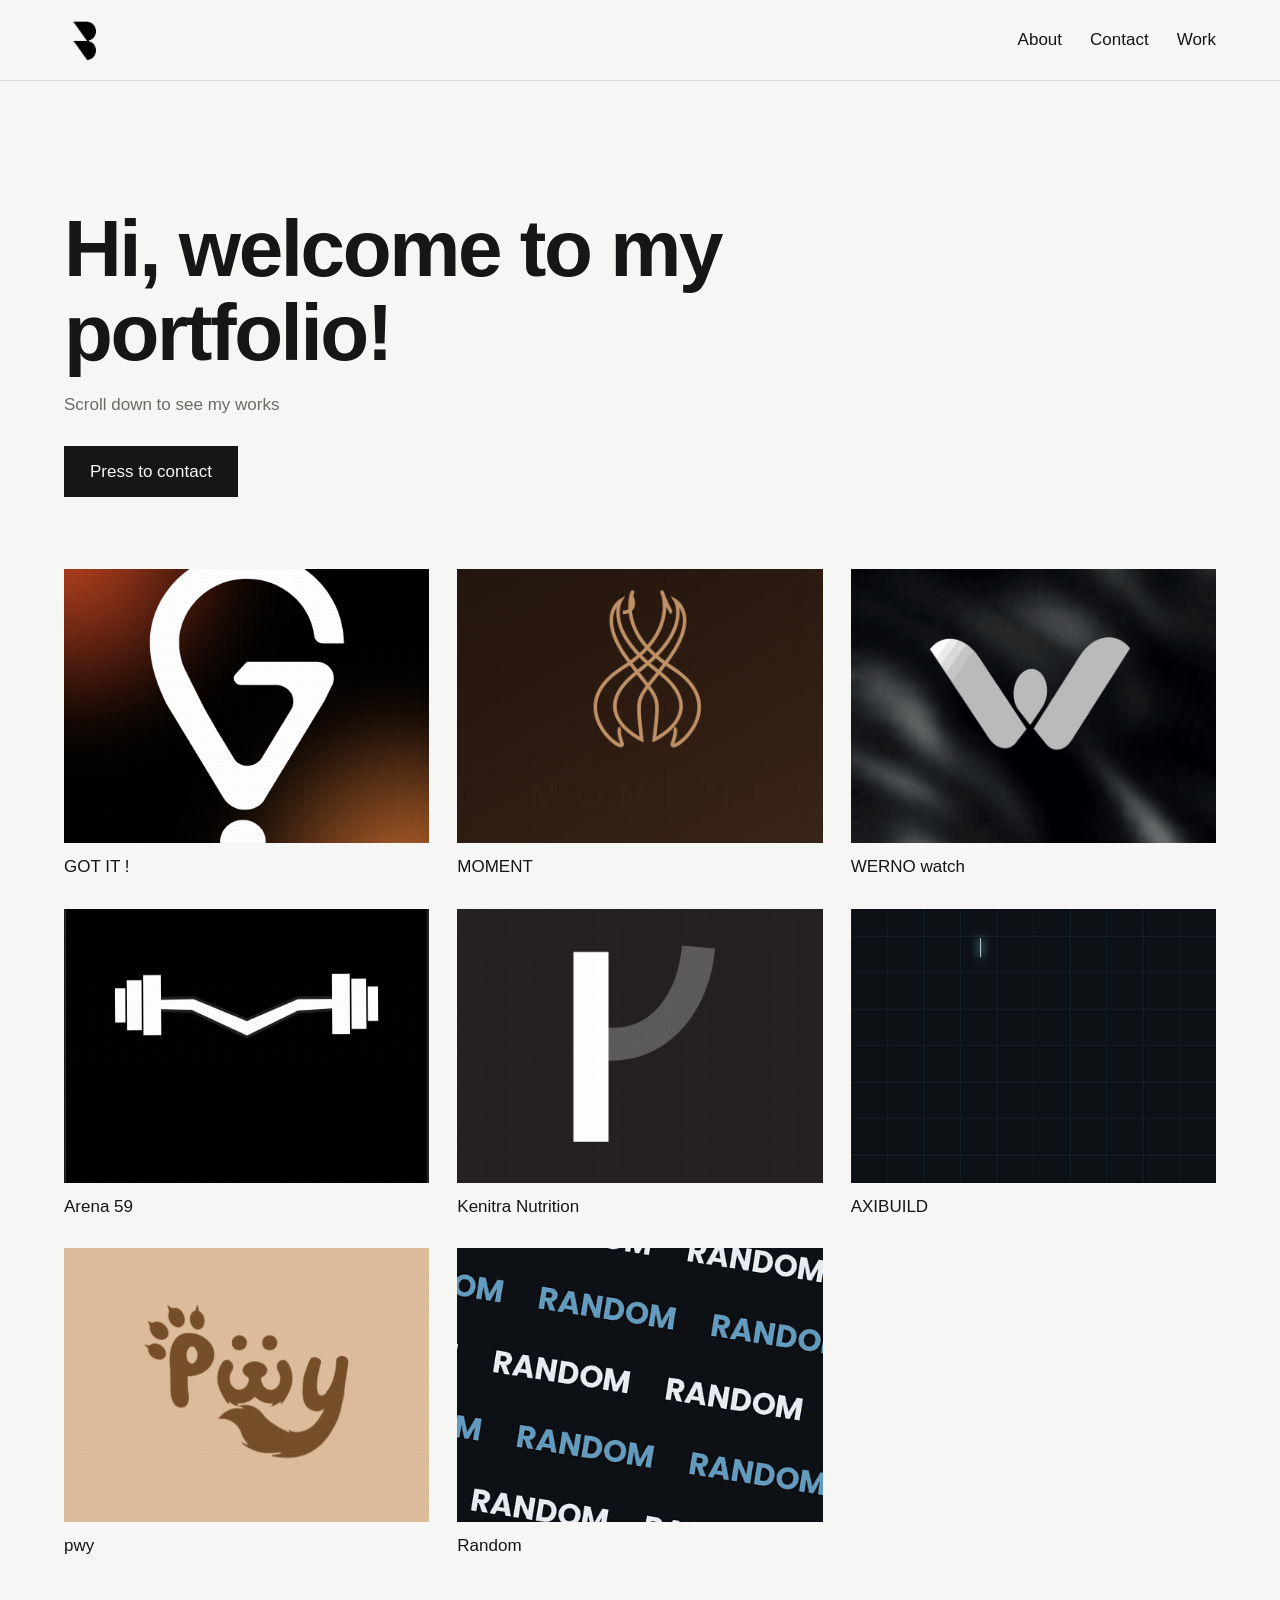
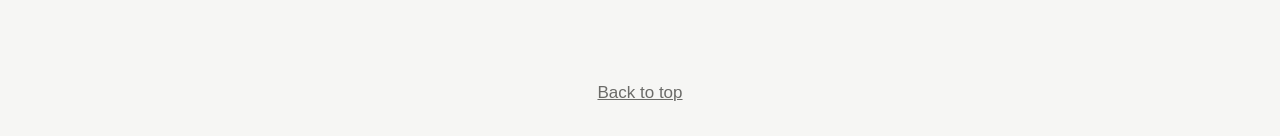
<file: site/index.html>
<!DOCTYPE html>
<html lang="en">
<head>
<meta charset="utf-8">
<meta name="viewport" content="width=device-width, initial-scale=1">
<title>Work | Bilal El Haou</title>
<link rel="stylesheet" href="css/style.css">
<link rel="icon" href="images/favicon.png">
</head>
<body>
<header class="top">
  <a class="logo" href="index.html"><img src="images/logo.png" alt="b designs logo"></a>
  <nav>
    <a href="about.html">About</a>
    <a href="contact.html">Contact</a>
    <details class="work"><summary>Work</summary><ul><li><a href="index.html">All work</a></li><li><a href="got-it.html">GOT IT !</a></li><li><a href="moment.html">MOMENT</a></li><li><a href="werno-watch.html">WERNO watch</a></li><li><a href="arena-59.html">Arena 59</a></li><li><a href="kenitra-nutrition.html">Kenitra Nutrition</a></li><li><a href="axibuild.html">AXIBUILD</a></li><li><a href="pwy.html">pwy</a></li><li><a href="random.html">Random</a></li></ul></details>
  </nav>
</header>
<main>
<section class="hero">
  <h1>Hi, welcome to my portfolio!</h1>
  <p>Scroll down to see my works</p>
  <a class="btn" href="contact.html">Press to contact</a>
</section>
<section class="grid">
    <a class="card" href="got-it.html"><div class="thumb"><img src="images/got-it-cover.jpg" alt="GOT IT !"></div><span>GOT IT !</span></a>
    <a class="card" href="moment.html"><div class="thumb"><img src="images/moment-cover.jpg" alt="MOMENT"></div><span>MOMENT</span></a>
    <a class="card" href="werno-watch.html"><div class="thumb"><img src="images/werno-watch-cover.jpg" alt="WERNO watch"></div><span>WERNO watch</span></a>
    <a class="card" href="arena-59.html"><div class="thumb"><img src="images/arena-59-cover.jpg" alt="Arena 59"></div><span>Arena 59</span></a>
    <a class="card" href="kenitra-nutrition.html"><div class="thumb"><img src="images/kenitra-nutrition-cover.jpg" alt="Kenitra Nutrition"></div><span>Kenitra Nutrition</span></a>
    <a class="card" href="axibuild.html"><div class="thumb"><img src="images/axibuild-cover.jpg" alt="AXIBUILD"></div><span>AXIBUILD</span></a>
    <a class="card" href="pwy.html"><div class="thumb"><img src="images/pwy-cover.jpg" alt="pwy"></div><span>pwy</span></a>
    <a class="card" href="random.html"><div class="thumb"><img src="images/random-cover.jpg" alt="Random"></div><span>Random</span></a>
</section>
</main>
<footer><a href="#top">Back to top</a></footer>
</body>
</html>
</file>
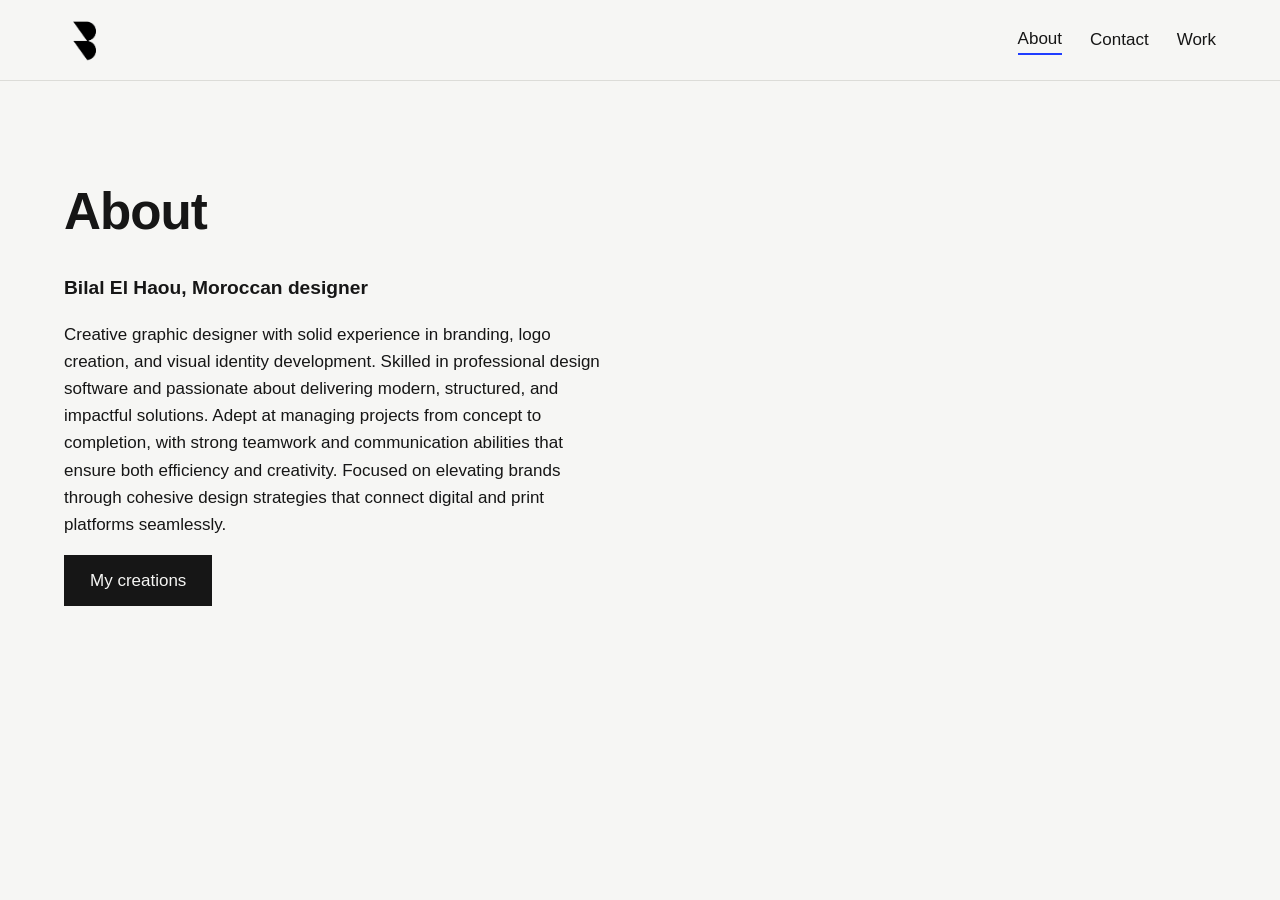
<file: site/about.html>
<!DOCTYPE html>
<html lang="en">
<head>
<meta charset="utf-8">
<meta name="viewport" content="width=device-width, initial-scale=1">
<title>About | Bilal El Haou</title>
<link rel="stylesheet" href="css/style.css">
<link rel="icon" href="images/favicon.png">
</head>
<body>
<header class="top">
  <a class="logo" href="index.html"><img src="images/logo.png" alt="b designs logo"></a>
  <nav>
    <a href="about.html" class=on>About</a>
    <a href="contact.html">Contact</a>
    <details class="work"><summary>Work</summary><ul><li><a href="index.html">All work</a></li><li><a href="got-it.html">GOT IT !</a></li><li><a href="moment.html">MOMENT</a></li><li><a href="werno-watch.html">WERNO watch</a></li><li><a href="arena-59.html">Arena 59</a></li><li><a href="kenitra-nutrition.html">Kenitra Nutrition</a></li><li><a href="axibuild.html">AXIBUILD</a></li><li><a href="pwy.html">pwy</a></li><li><a href="random.html">Random</a></li></ul></details>
  </nav>
</header>
<section class="text">
  <h1>About</h1>
  <h2>Bilal El Haou, Moroccan designer</h2>
  <p>Creative graphic designer with solid experience in branding, logo creation, and visual identity development. Skilled in professional design software and passionate about delivering modern, structured, and impactful solutions. Adept at managing projects from concept to completion, with strong teamwork and communication abilities that ensure both efficiency and creativity. Focused on elevating brands through cohesive design strategies that connect digital and print platforms seamlessly.</p>
  <a class="btn" href="index.html">My creations</a></section>
<main> </main>

</body>
</html>
</file>
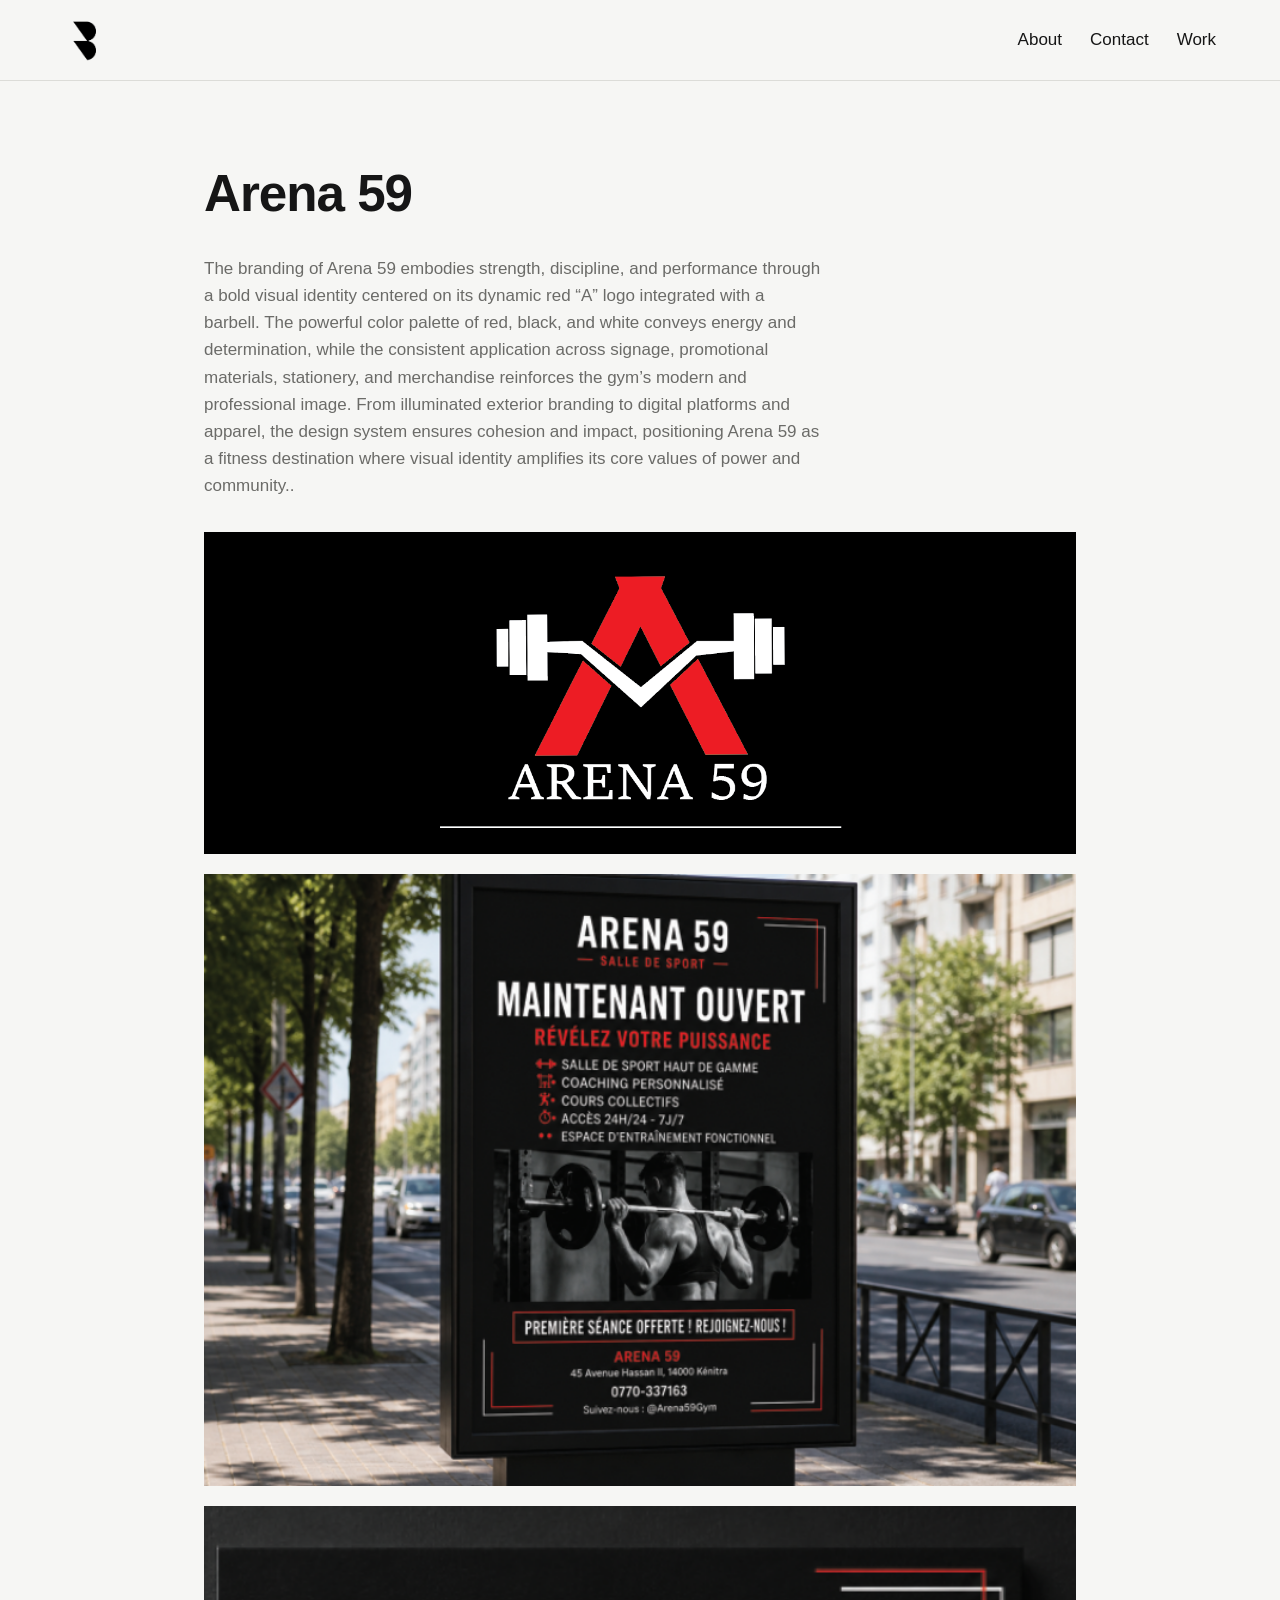
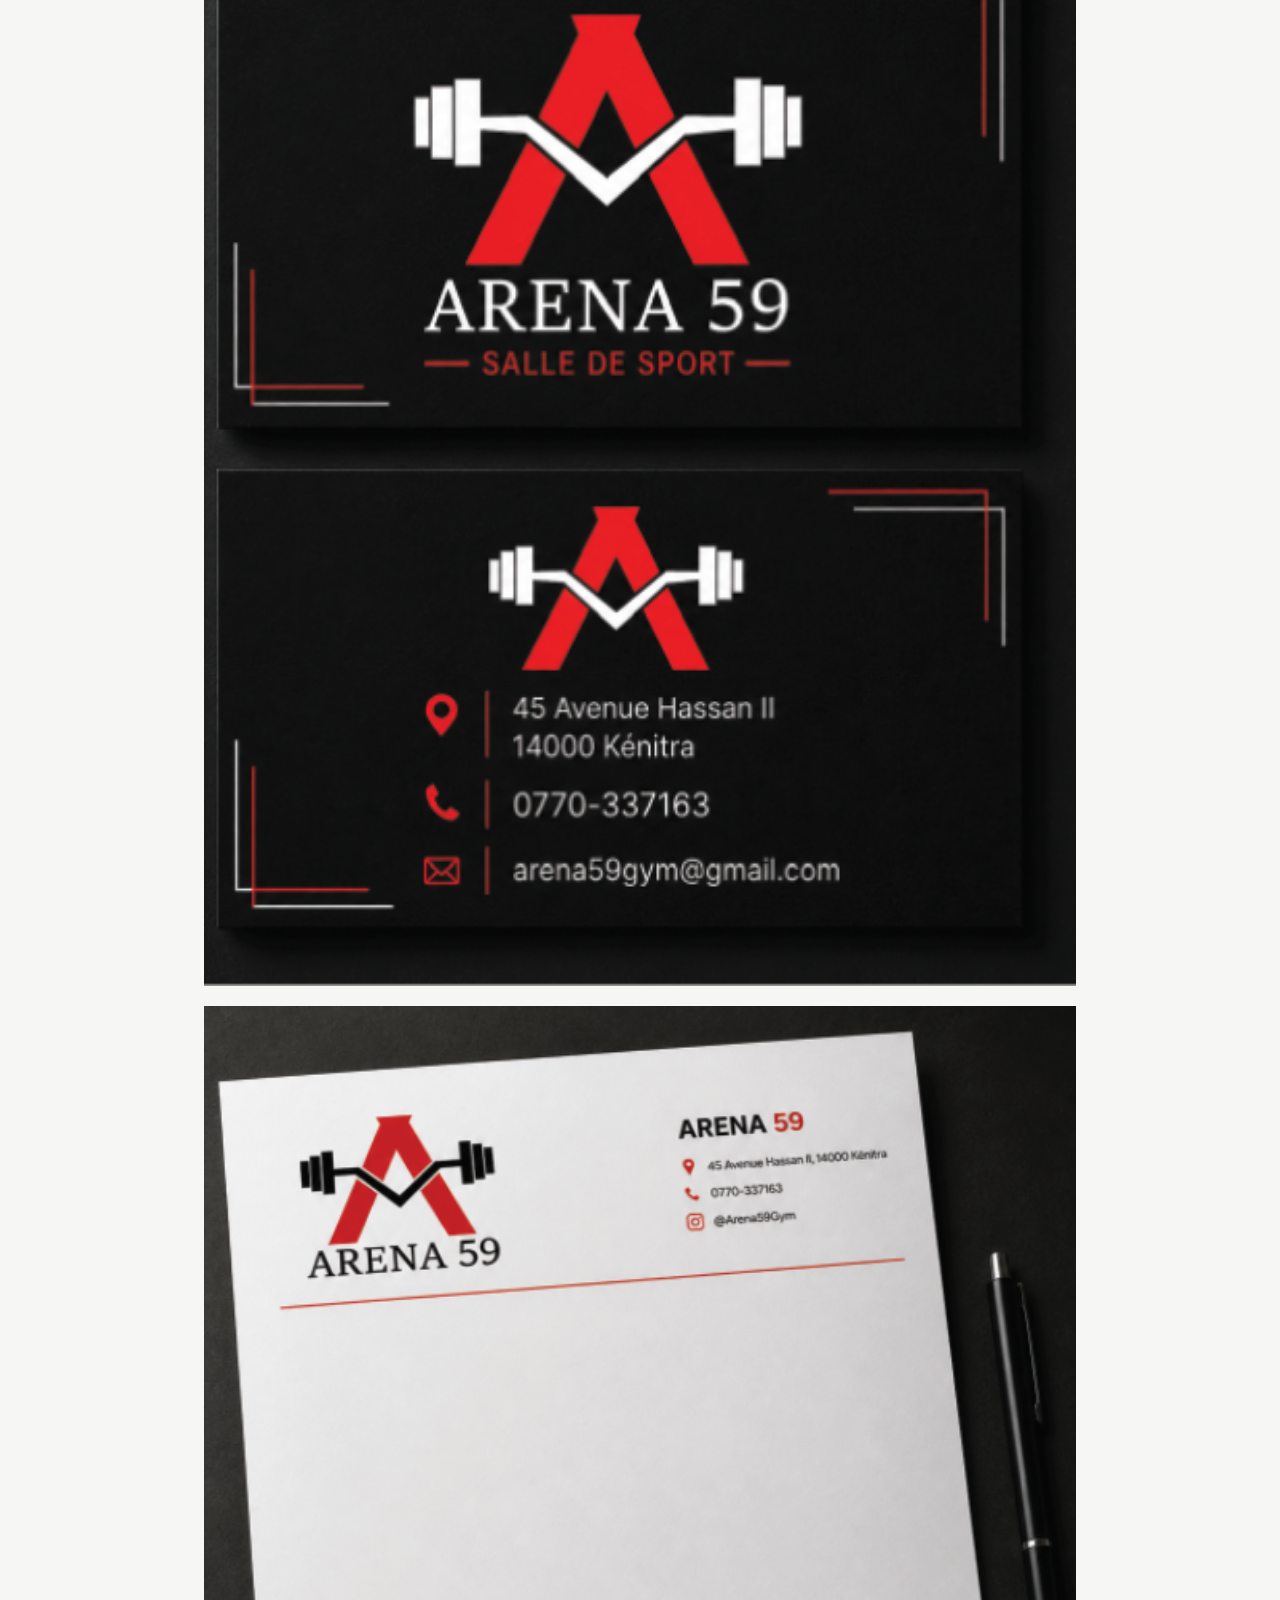
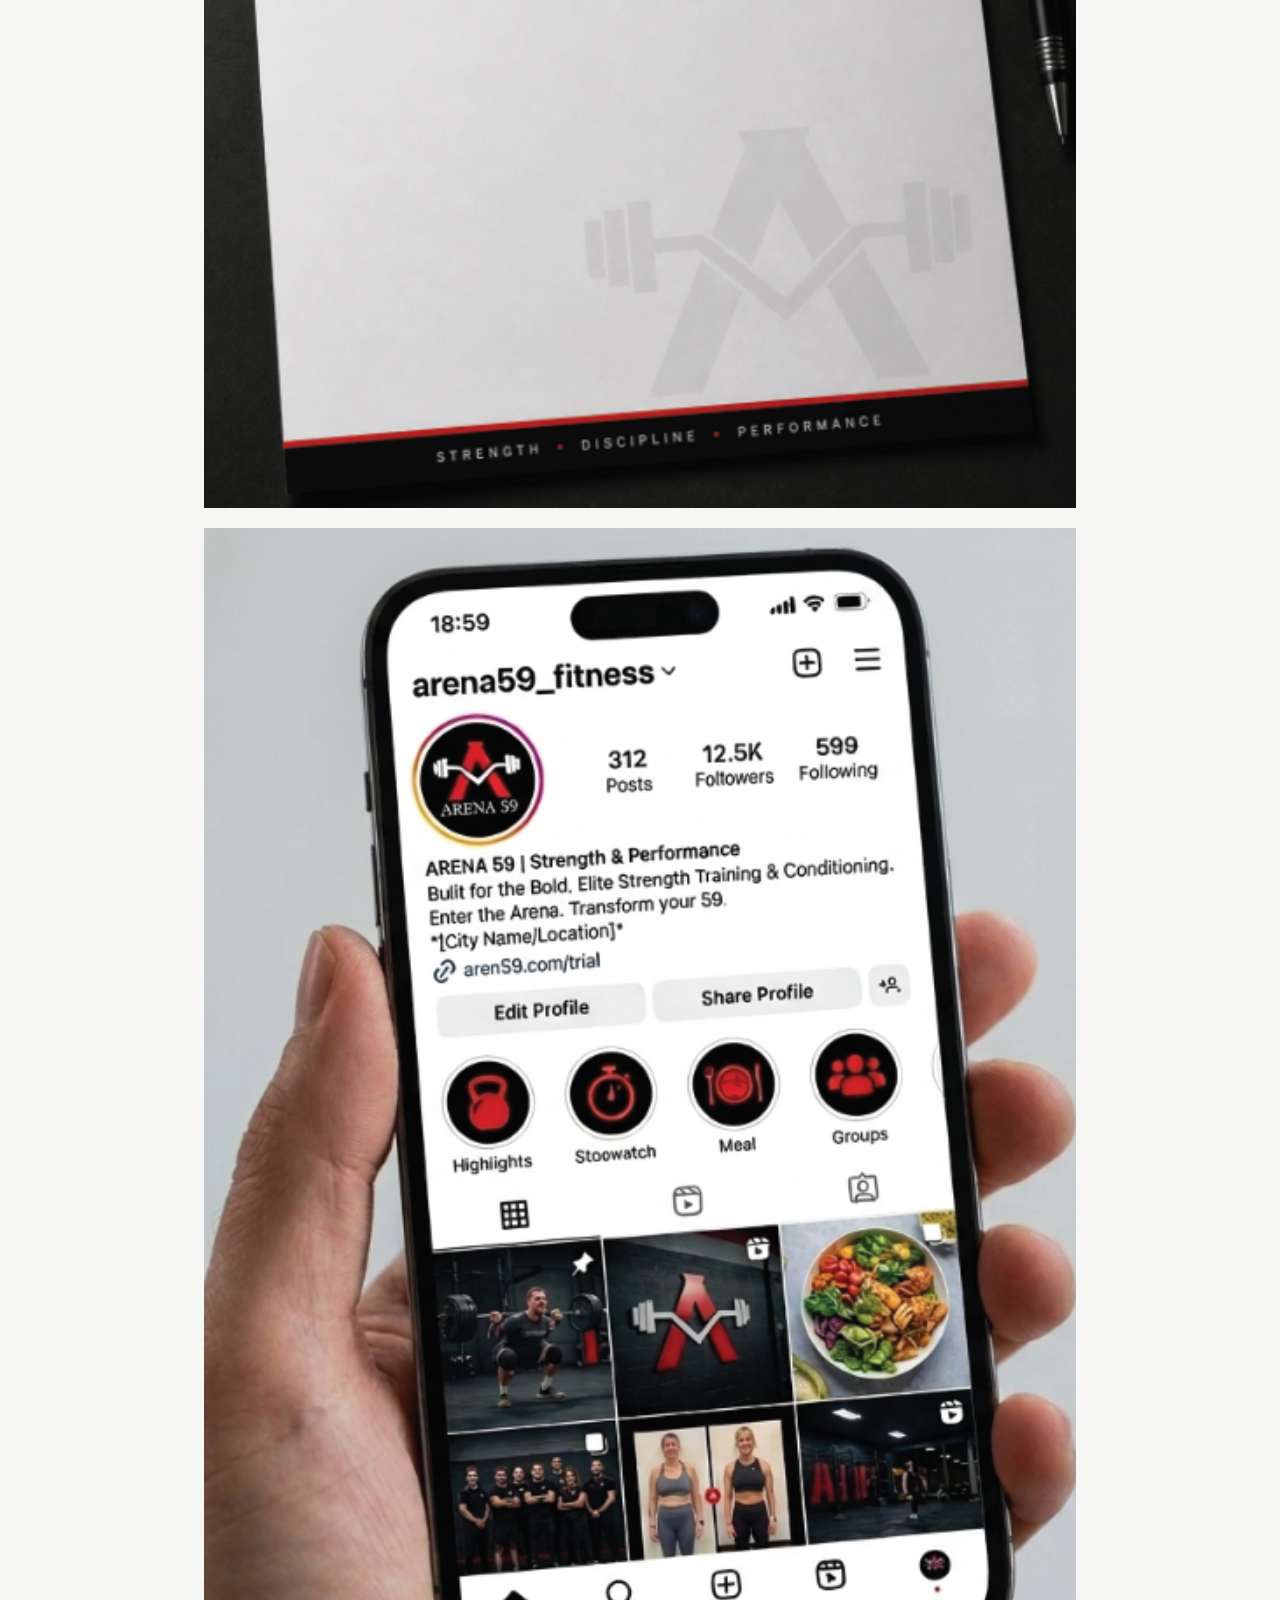
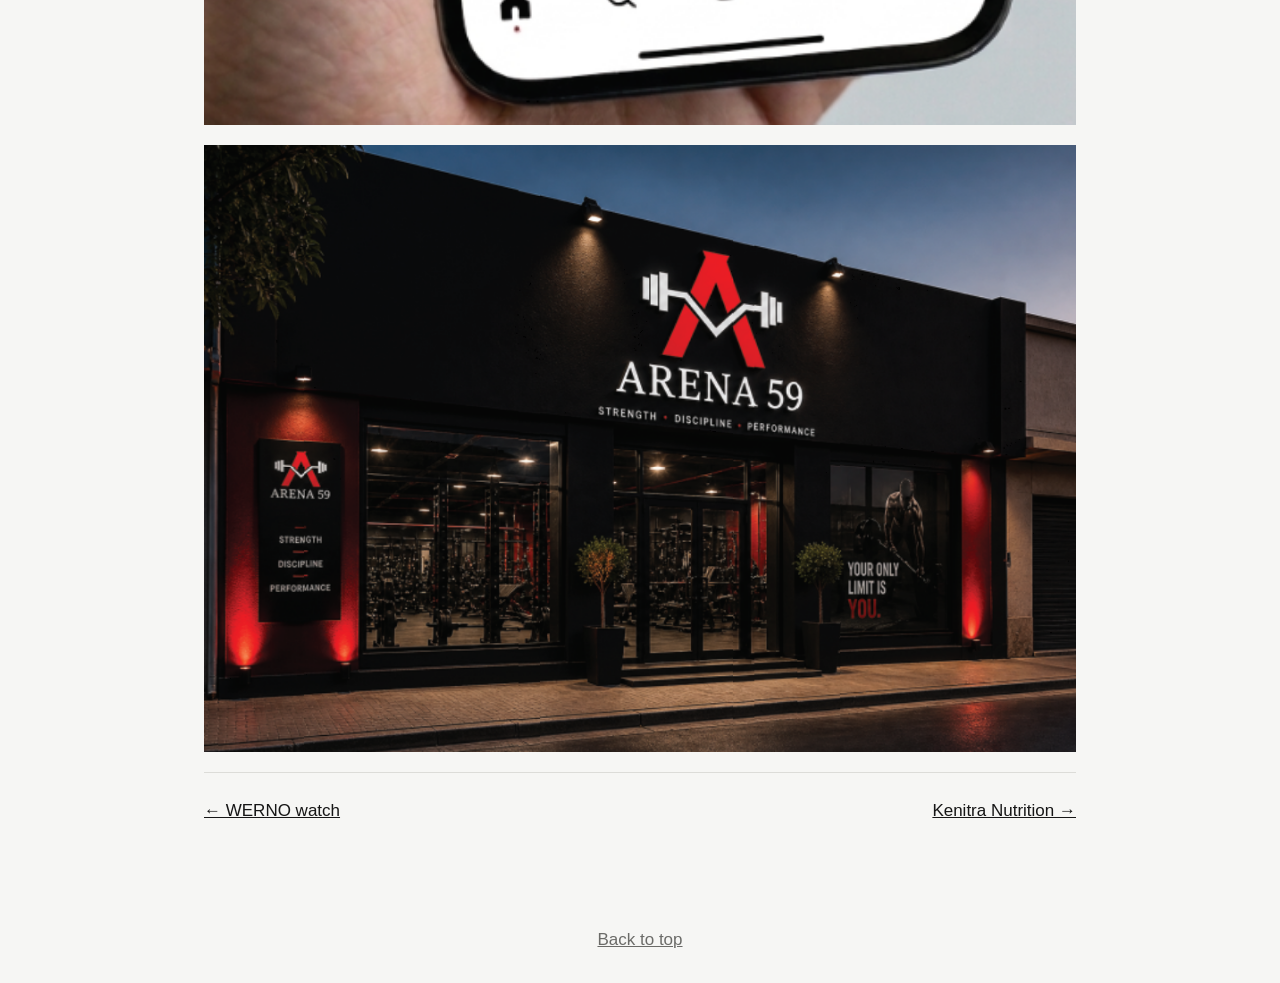
<file: site/arena-59.html>
<!DOCTYPE html>
<html lang="en">
<head>
<meta charset="utf-8">
<meta name="viewport" content="width=device-width, initial-scale=1">
<title>Arena 59 | Bilal El Haou</title>
<link rel="stylesheet" href="css/style.css">
<link rel="icon" href="images/favicon.png">
</head>
<body>
<header class="top">
  <a class="logo" href="index.html"><img src="images/logo.png" alt="b designs logo"></a>
  <nav>
    <a href="about.html">About</a>
    <a href="contact.html">Contact</a>
    <details class="work"><summary>Work</summary><ul><li><a href="index.html">All work</a></li><li><a href="got-it.html">GOT IT !</a></li><li><a href="moment.html">MOMENT</a></li><li><a href="werno-watch.html">WERNO watch</a></li><li><a href="arena-59.html" class=on>Arena 59</a></li><li><a href="kenitra-nutrition.html">Kenitra Nutrition</a></li><li><a href="axibuild.html">AXIBUILD</a></li><li><a href="pwy.html">pwy</a></li><li><a href="random.html">Random</a></li></ul></details>
  </nav>
</header>
<main>
<article class="project">
  <h1>Arena 59</h1>
  <!-- Write a short description of this project here -->
  <p class="desc">The branding of Arena 59 embodies strength, discipline, and performance through a bold visual identity centered on its dynamic red “A” logo integrated with a barbell. The powerful color palette of red, black, and white conveys energy and determination, while the consistent application across signage, promotional materials, stationery, and merchandise reinforces the gym’s modern and professional image. From illuminated exterior branding to digital platforms and apparel, the design system ensures cohesion and impact, positioning Arena 59 as a fitness destination where visual identity amplifies its core values of power and community..</p>
  <img src="images/arena-59-1.jpg" alt="Arena 59 image 1">
  <img src="images/arena-59-2.jpg" alt="Arena 59 image 2">
  <img src="images/arena-59-3.jpg" alt="Arena 59 image 3">
	<img src="images/arena-59-4.jpg" alt="Arena 59 image 4">
	<img src="images/arena-59-5 .jpg" alt="Arena 59 image 5">
	<img src="images/arena-59-6.jpg" alt="Arena 59 image 6">
  <!-- Copy an <img> line above to add more images -->
  <div class="pager"><a href="werno-watch.html">&larr; WERNO watch</a><a href="kenitra-nutrition.html">Kenitra Nutrition &rarr;</a></div>
</article>
</main>
<footer><a href="#top">Back to top</a></footer>
</body>
</html>
</file>
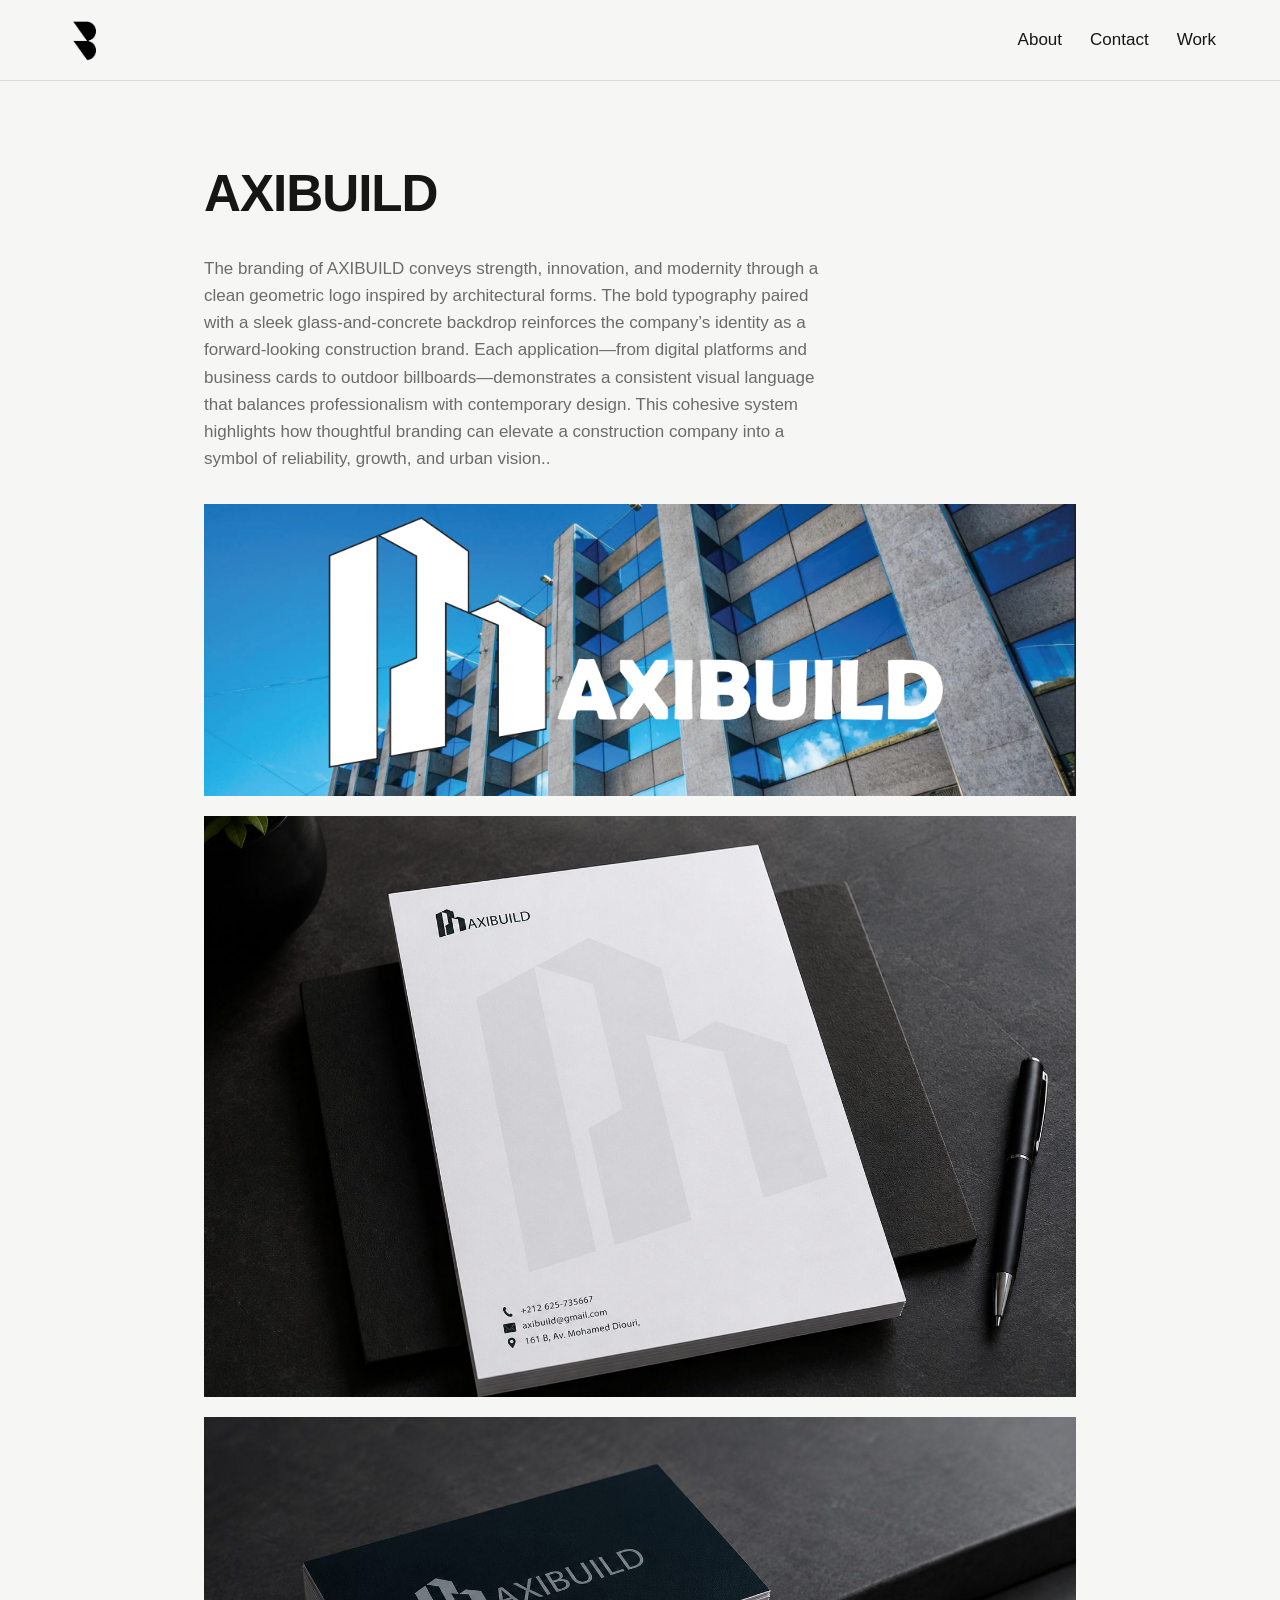
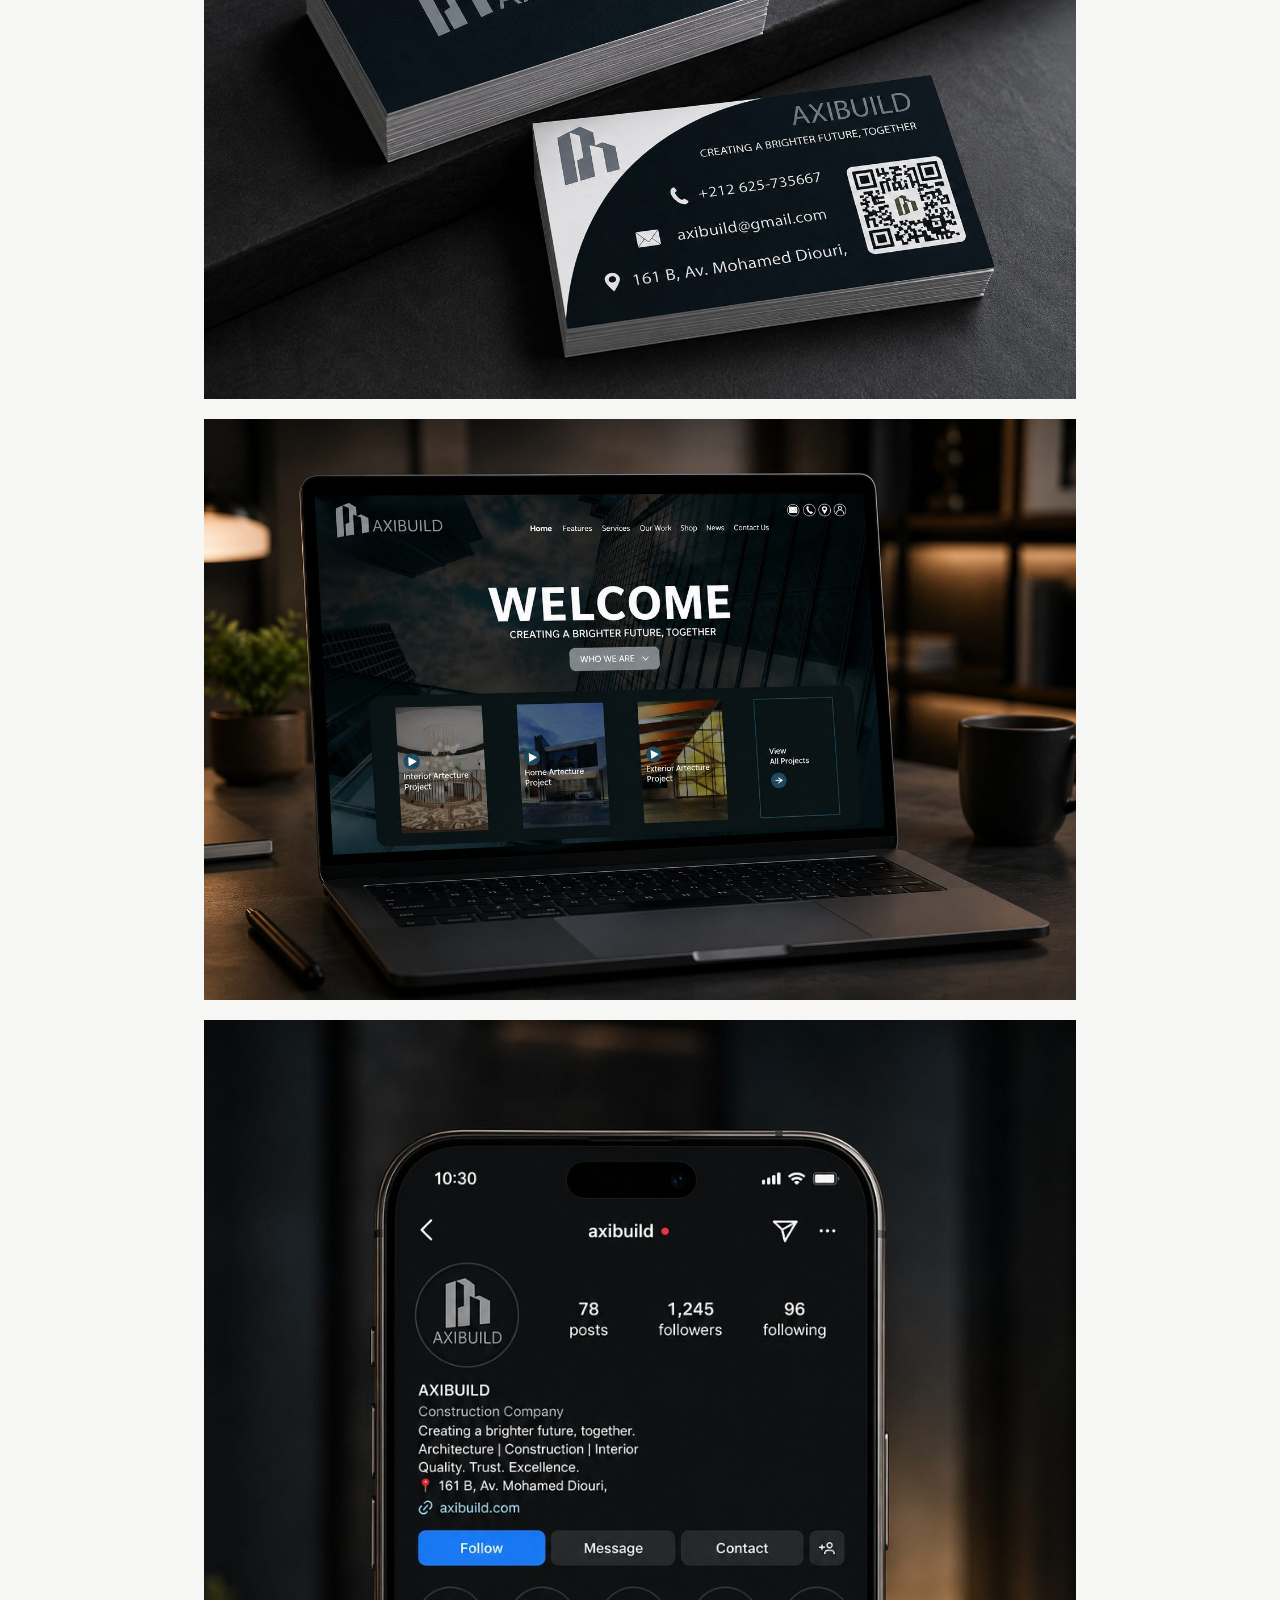
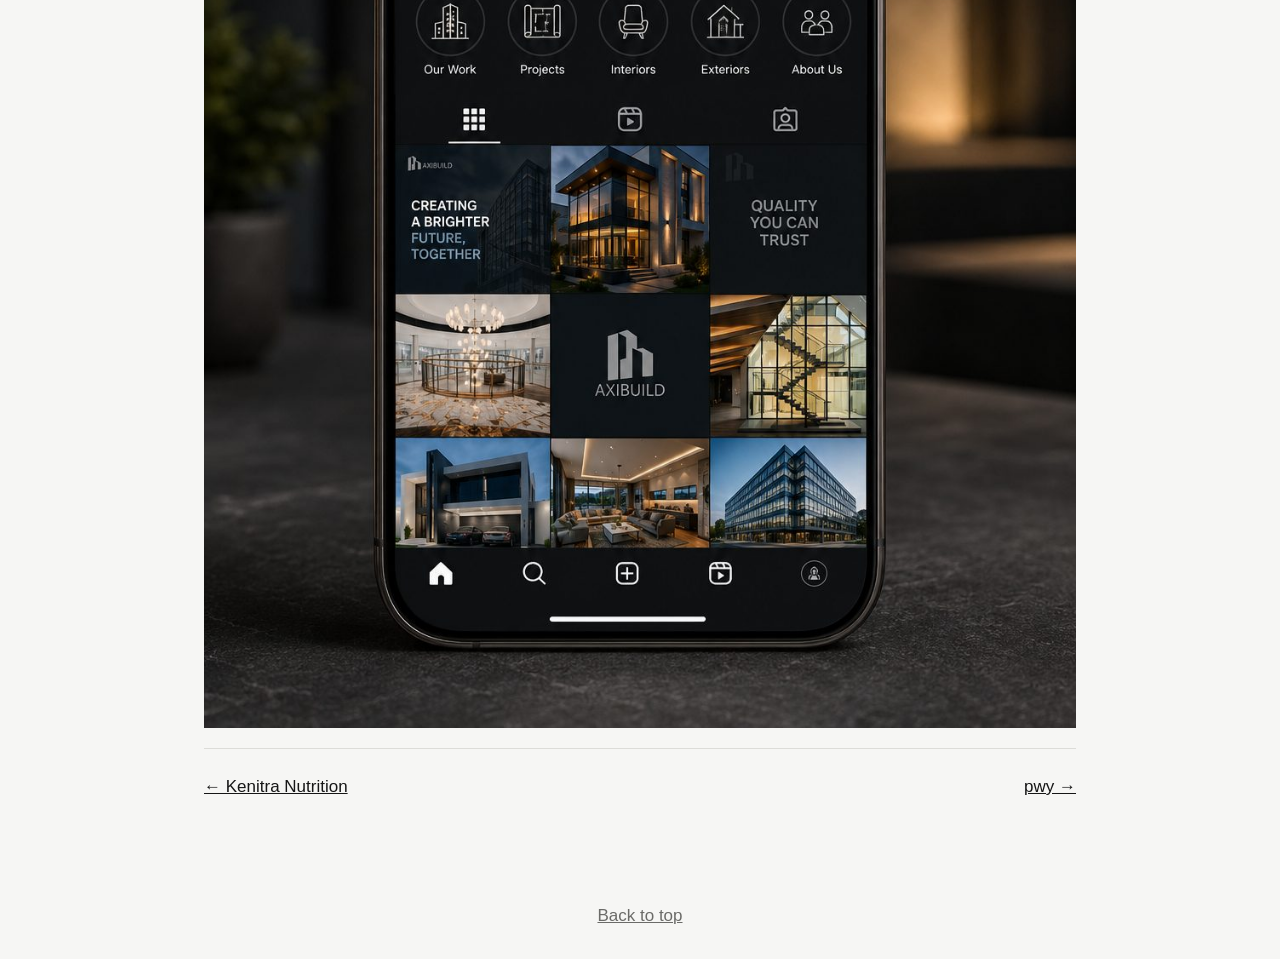
<file: site/axibuild.html>
<!DOCTYPE html>
<html lang="en">
<head>
<meta charset="utf-8">
<meta name="viewport" content="width=device-width, initial-scale=1">
<title>AXIBUILD | Bilal El Haou</title>
<link rel="stylesheet" href="css/style.css">
<link rel="icon" href="images/favicon.png">
</head>
<body>
<header class="top">
  <a class="logo" href="index.html"><img src="images/logo.png" alt="b designs logo"></a>
  <nav>
    <a href="about.html">About</a>
    <a href="contact.html">Contact</a>
    <details class="work"><summary>Work</summary><ul><li><a href="index.html">All work</a></li><li><a href="got-it.html">GOT IT !</a></li><li><a href="moment.html">MOMENT</a></li><li><a href="werno-watch.html">WERNO watch</a></li><li><a href="arena-59.html">Arena 59</a></li><li><a href="kenitra-nutrition.html">Kenitra Nutrition</a></li><li><a href="axibuild.html" class=on>AXIBUILD</a></li><li><a href="pwy.html">pwy</a></li><li><a href="random.html">Random</a></li></ul></details>
  </nav>
</header>
<main>
<article class="project">
  <h1>AXIBUILD</h1>
  <!-- Write a short description of this project here -->
  <p class="desc">The branding of AXIBUILD conveys strength, innovation, and modernity through a clean geometric logo inspired by architectural forms. The bold typography paired with a sleek glass-and-concrete backdrop reinforces the company’s identity as a forward-looking construction brand. Each application—from digital platforms and business cards to outdoor billboards—demonstrates a consistent visual language that balances professionalism with contemporary design. This cohesive system highlights how thoughtful branding can elevate a construction company into a symbol of reliability, growth, and urban vision..</p>
  <img src="images/axibuild-1.jpg" alt="AXIBUILD image 1">
  <img src="images/axibuild-2.jpg" alt="AXIBUILD image 2">
  <img src="images/axibuild-3.jpg" alt="AXIBUILD image 3">
	<img src="images/axibuild-4.jpg" alt="AXIBUILD image 4">
	<img src="images/axibuild-5.jpg" alt="AXIBUILD image 5">
  <!-- Copy an <img> line above to add more images -->
  <div class="pager"><a href="kenitra-nutrition.html">&larr; Kenitra Nutrition</a><a href="pwy.html">pwy &rarr;</a></div>
</article>
</main>
<footer><a href="#top">Back to top</a></footer>
</body>
</html>
</file>
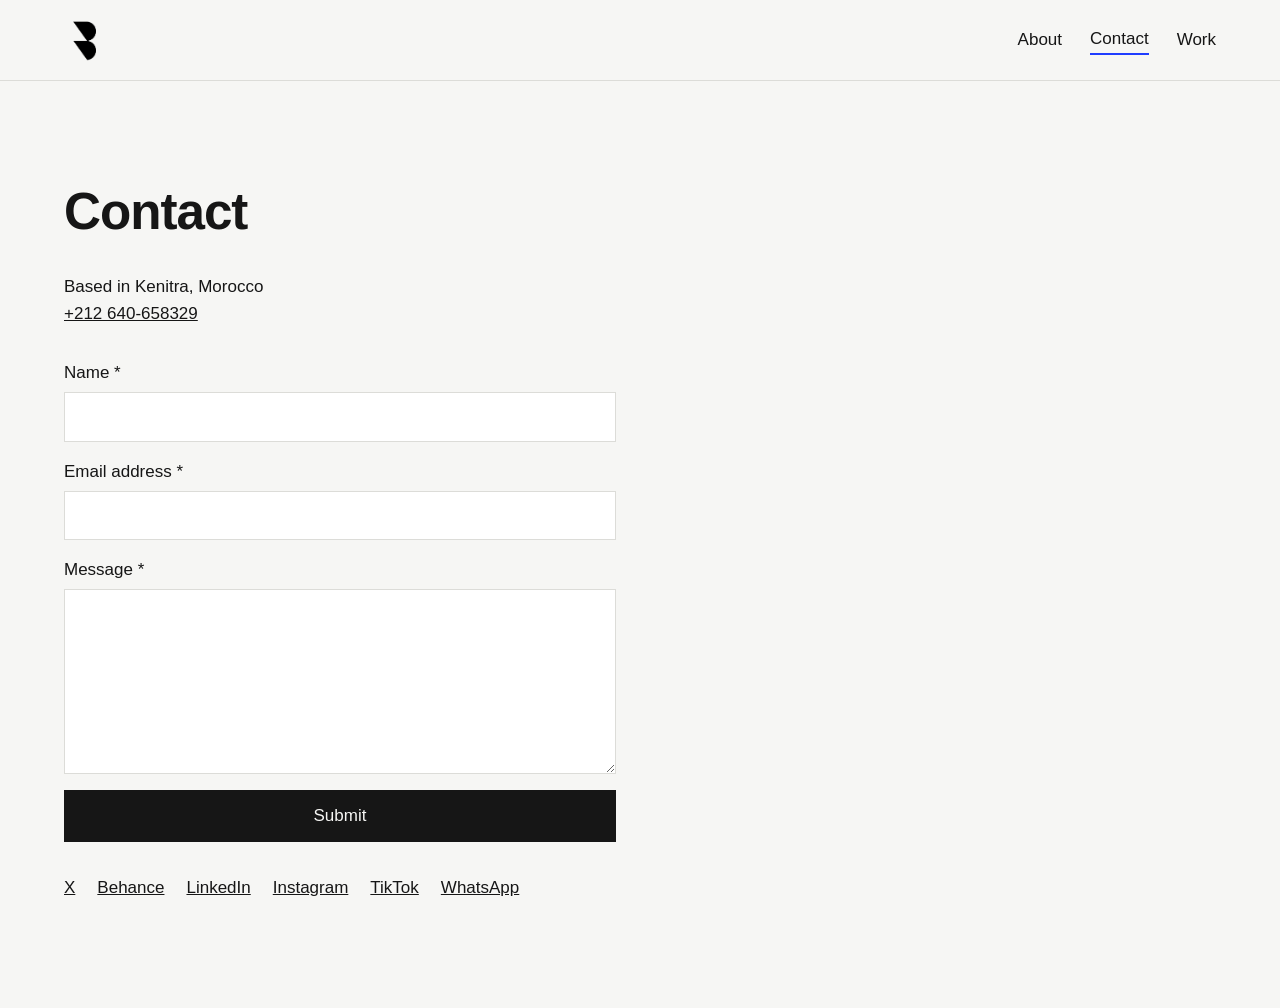
<file: site/contact.html>
<!DOCTYPE html>
<html lang="en">
<head>
<meta charset="utf-8">
<meta name="viewport" content="width=device-width, initial-scale=1">
<title>Contact | Bilal El Haou</title>
<link rel="stylesheet" href="css/style.css">
<link rel="icon" href="images/favicon.png">
</head>
<body>
<header class="top">
  <a class="logo" href="index.html"><img src="images/logo.png" alt="b designs logo"></a>
  <nav>
    <a href="about.html">About</a>
    <a href="contact.html" class=on>Contact</a>
    <details class="work"><summary>Work</summary><ul><li><a href="index.html">All work</a></li><li><a href="got-it.html">GOT IT !</a></li><li><a href="moment.html">MOMENT</a></li><li><a href="werno-watch.html">WERNO watch</a></li><li><a href="arena-59.html">Arena 59</a></li><li><a href="kenitra-nutrition.html">Kenitra Nutrition</a></li><li><a href="axibuild.html">AXIBUILD</a></li><li><a href="pwy.html">pwy</a></li><li><a href="random.html">Random</a></li></ul></details>
  </nav>
</header>
<main>
<section class="text">
  <h1>Contact</h1>
  <p>Based in Kenitra, Morocco<br><a href="tel:+212640658329">+212 640-658329</a></p>
  <form action="https://formspree.io/f/xljgvwwe" method="POST">
    <label>Name * <input type="text" name="name" required></label>
    <label>Email address * <input type="email" name="email" required></label>
    <label>Message * <textarea name="message" rows="6" required></textarea></label>
    <button class="btn" type="submit">Submit</button>
  </form>
  <ul class="social">
    <li><a href="https://x.com/b_designs_" target="_blank" rel="noopener">X</a></li>
    <li><a href="https://www.behance.net/bilalmarocain" target="_blank" rel="noopener">Behance</a></li>
    <li><a href="https://www.linkedin.com/in/bilal-b-designs-534843315" target="_blank" rel="noopener">LinkedIn</a></li>
    <li><a href="https://www.instagram.com/b___designs_" target="_blank" rel="noopener">Instagram</a></li>
    <li><a href="https://www.tiktok.com/@b_designs29" target="_blank" rel="noopener">TikTok</a></li>
    <li><a href="https://wa.me/212640658329" target="_blank" rel="noopener">WhatsApp</a></li>
  </ul>
</section>
</main>

</body>
</html>
</file>
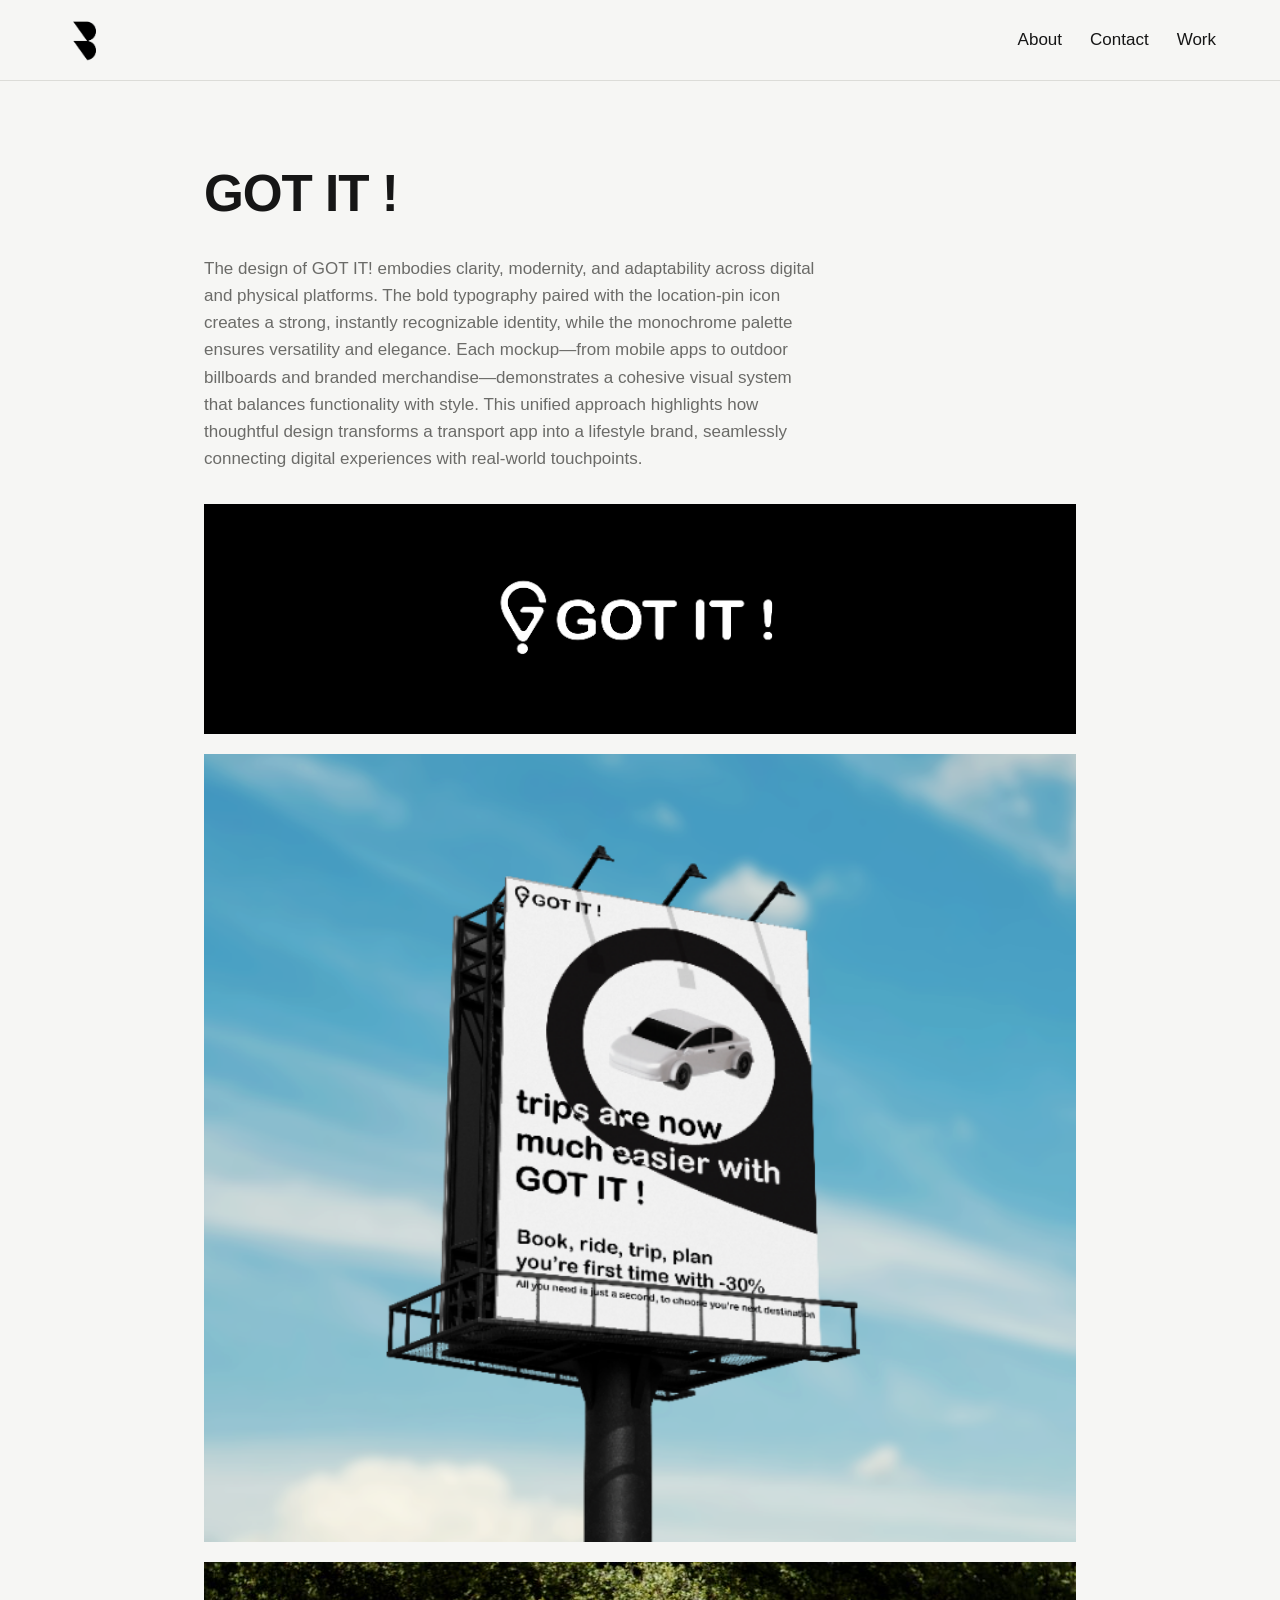
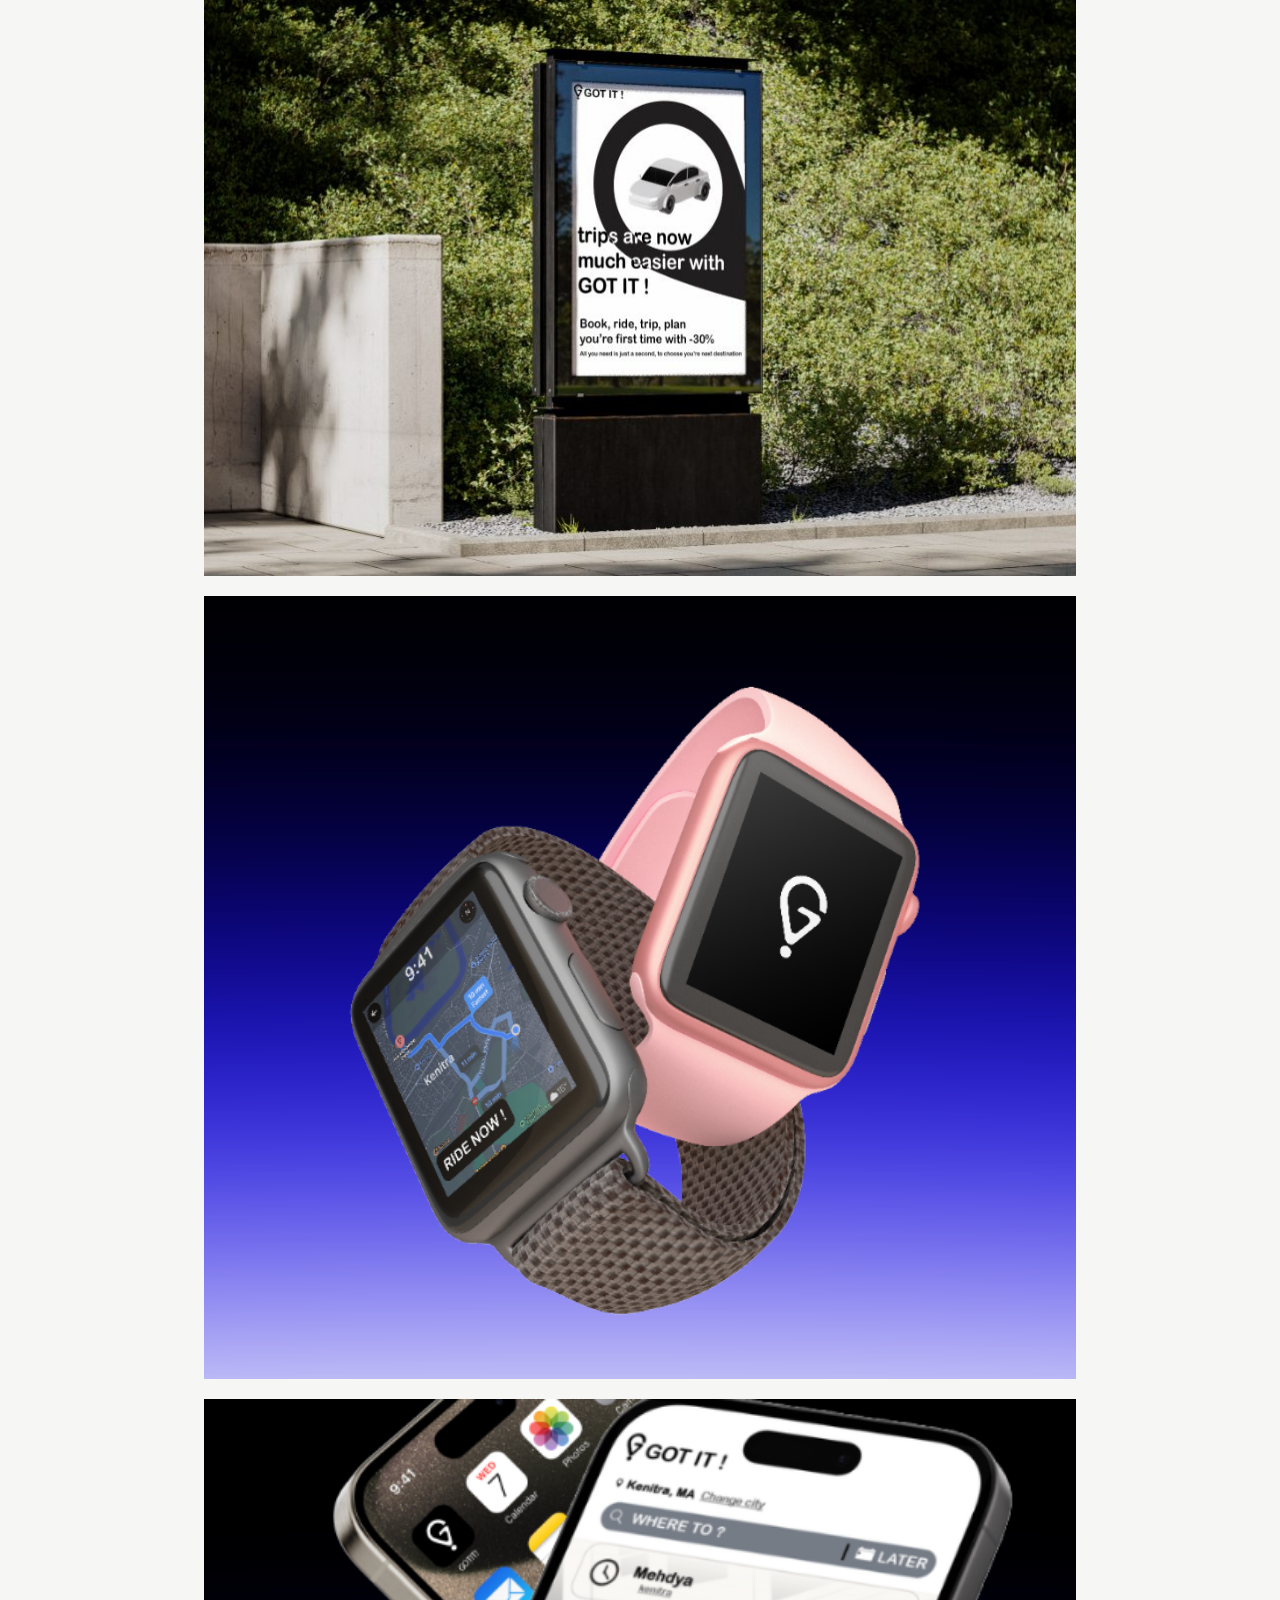
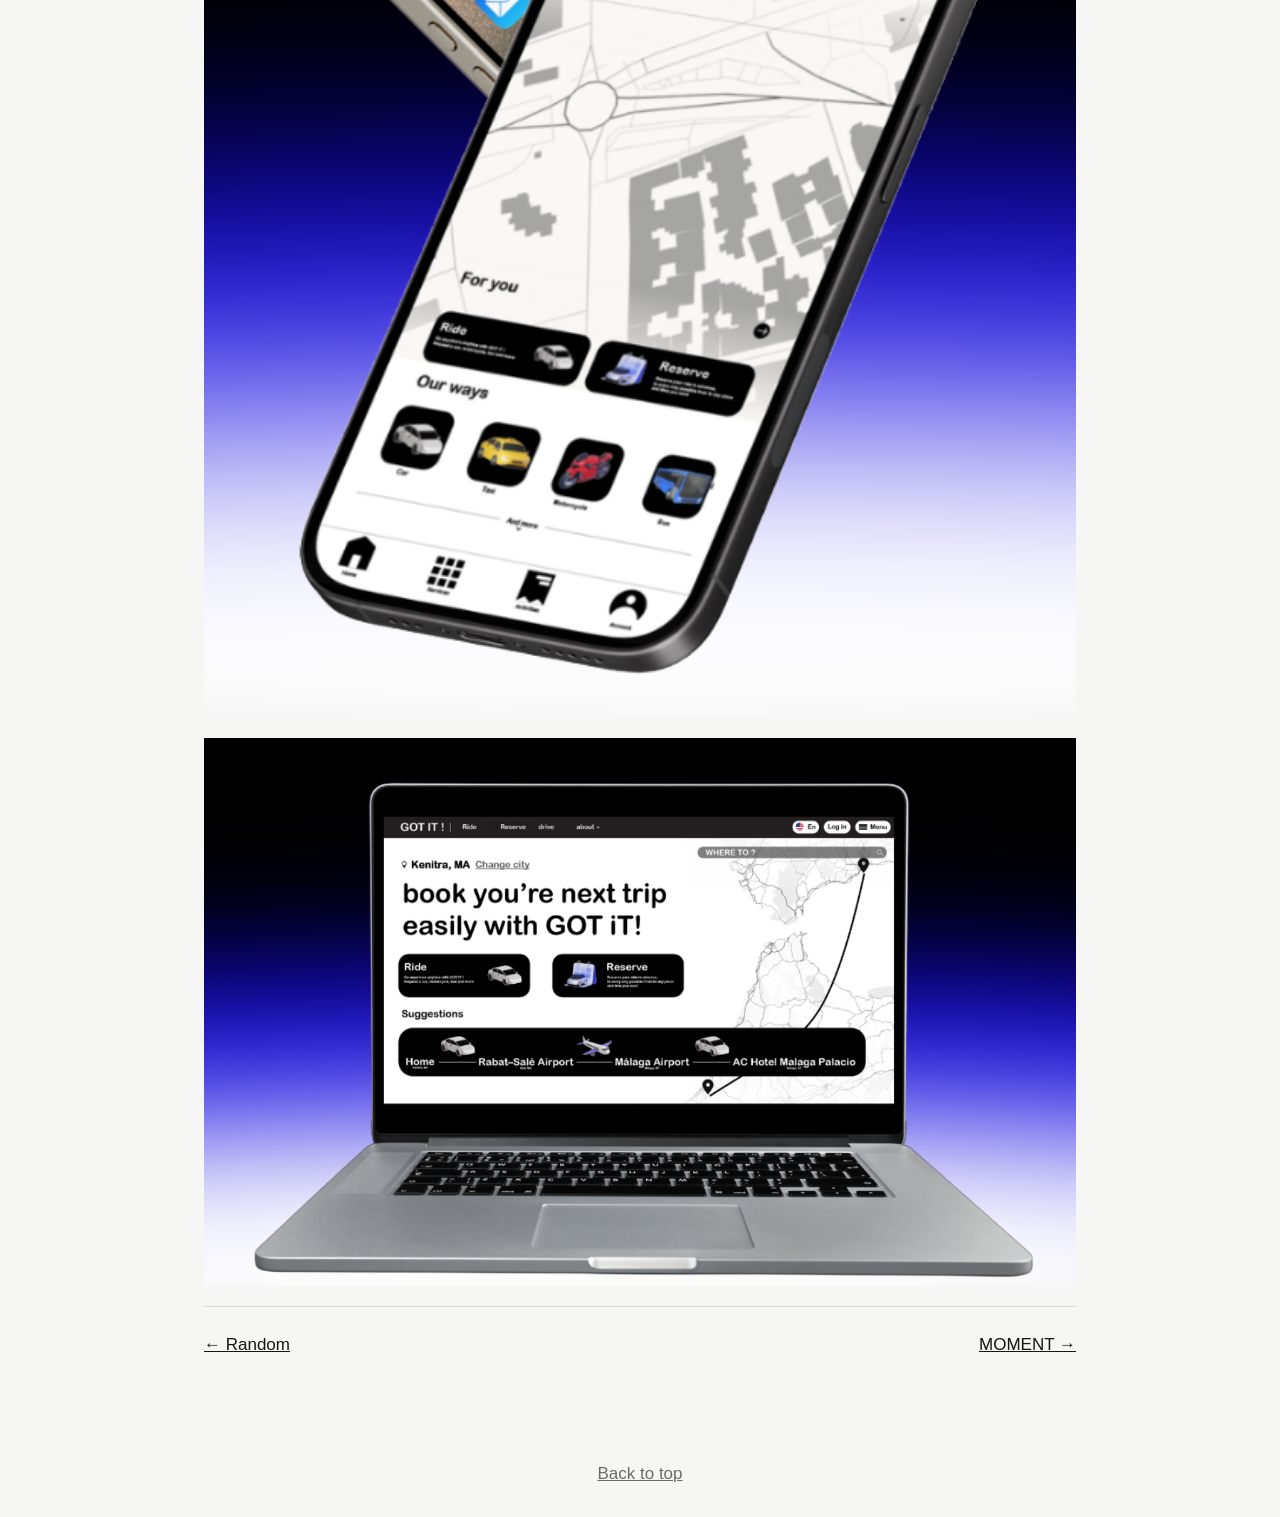
<file: site/got-it.html>
<!DOCTYPE html>
<html lang="en">
<head>
<meta charset="utf-8">
<meta name="viewport" content="width=device-width, initial-scale=1">
<title>GOT IT ! | Bilal El Haou</title>
<link rel="stylesheet" href="css/style.css">
<link rel="icon" href="images/favicon.png">
</head>
<body>
<header class="top">
  <a class="logo" href="index.html"><img src="images/logo.png" alt="b designs logo"></a>
  <nav>
    <a href="about.html">About</a>
    <a href="contact.html">Contact</a>
    <details class="work"><summary>Work</summary><ul><li><a href="index.html">All work</a></li><li><a href="got-it.html" class=on>GOT IT !</a></li><li><a href="moment.html">MOMENT</a></li><li><a href="werno-watch.html">WERNO watch</a></li><li><a href="arena-59.html">Arena 59</a></li><li><a href="kenitra-nutrition.html">Kenitra Nutrition</a></li><li><a href="axibuild.html">AXIBUILD</a></li><li><a href="pwy.html">pwy</a></li><li><a href="random.html">Random</a></li></ul></details>
  </nav>
</header>
<main>
<article class="project">
  <h1>GOT IT !</h1>
  <!-- Write a short description of this project here -->
  <p class="desc">The design of GOT IT! embodies clarity, modernity, and adaptability across digital and physical platforms. The bold typography paired with the location-pin icon creates a strong, instantly recognizable identity, while the monochrome palette ensures versatility and elegance. Each mockup—from mobile apps to outdoor billboards and branded merchandise—demonstrates a cohesive visual system that balances functionality with style. This unified approach highlights how thoughtful design transforms a transport app into a lifestyle brand, seamlessly connecting digital experiences with real-world touchpoints.</p>
  <img src="images/got-it-1.jpg" alt="GOT IT ! image 1">
  <img src="images/got-it-2.jpg" alt="GOT IT ! image 2">
  <img src="images/got-it-3.jpg" alt="GOT IT ! image 3">
	<img src="images/got-it-4.jpg" alt="GOT IT ! image 4">
	<img src="images/got-it-5.jpg" alt="GOT IT ! image 5">
	<img src="images/got-it-6.jpg" alt="GOT IT ! image 6">
  <!-- Copy an <img> line above to add more images -->
  <div class="pager"><a href="random.html">&larr; Random</a><a href="moment.html">MOMENT &rarr;</a></div>
</article>
</main>
<footer><a href="#top">Back to top</a></footer>
</body>
</html>
</file>
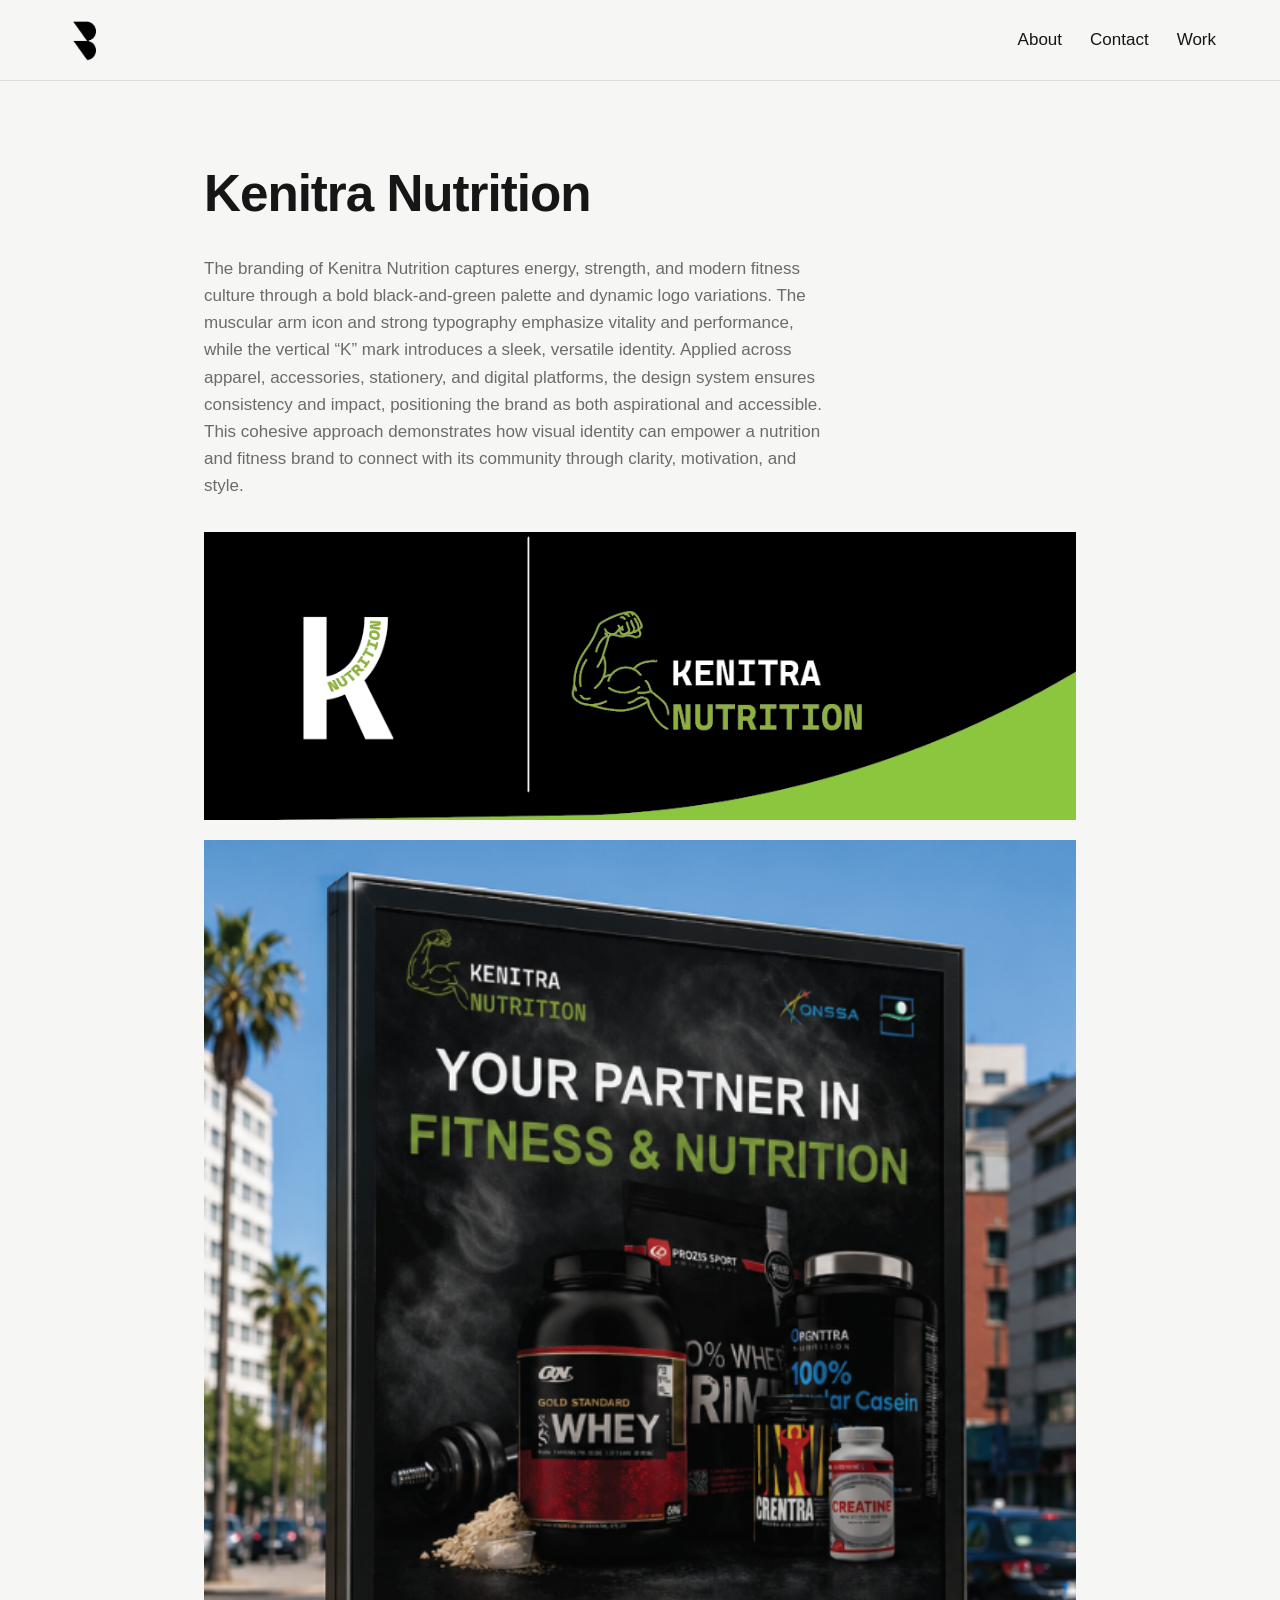
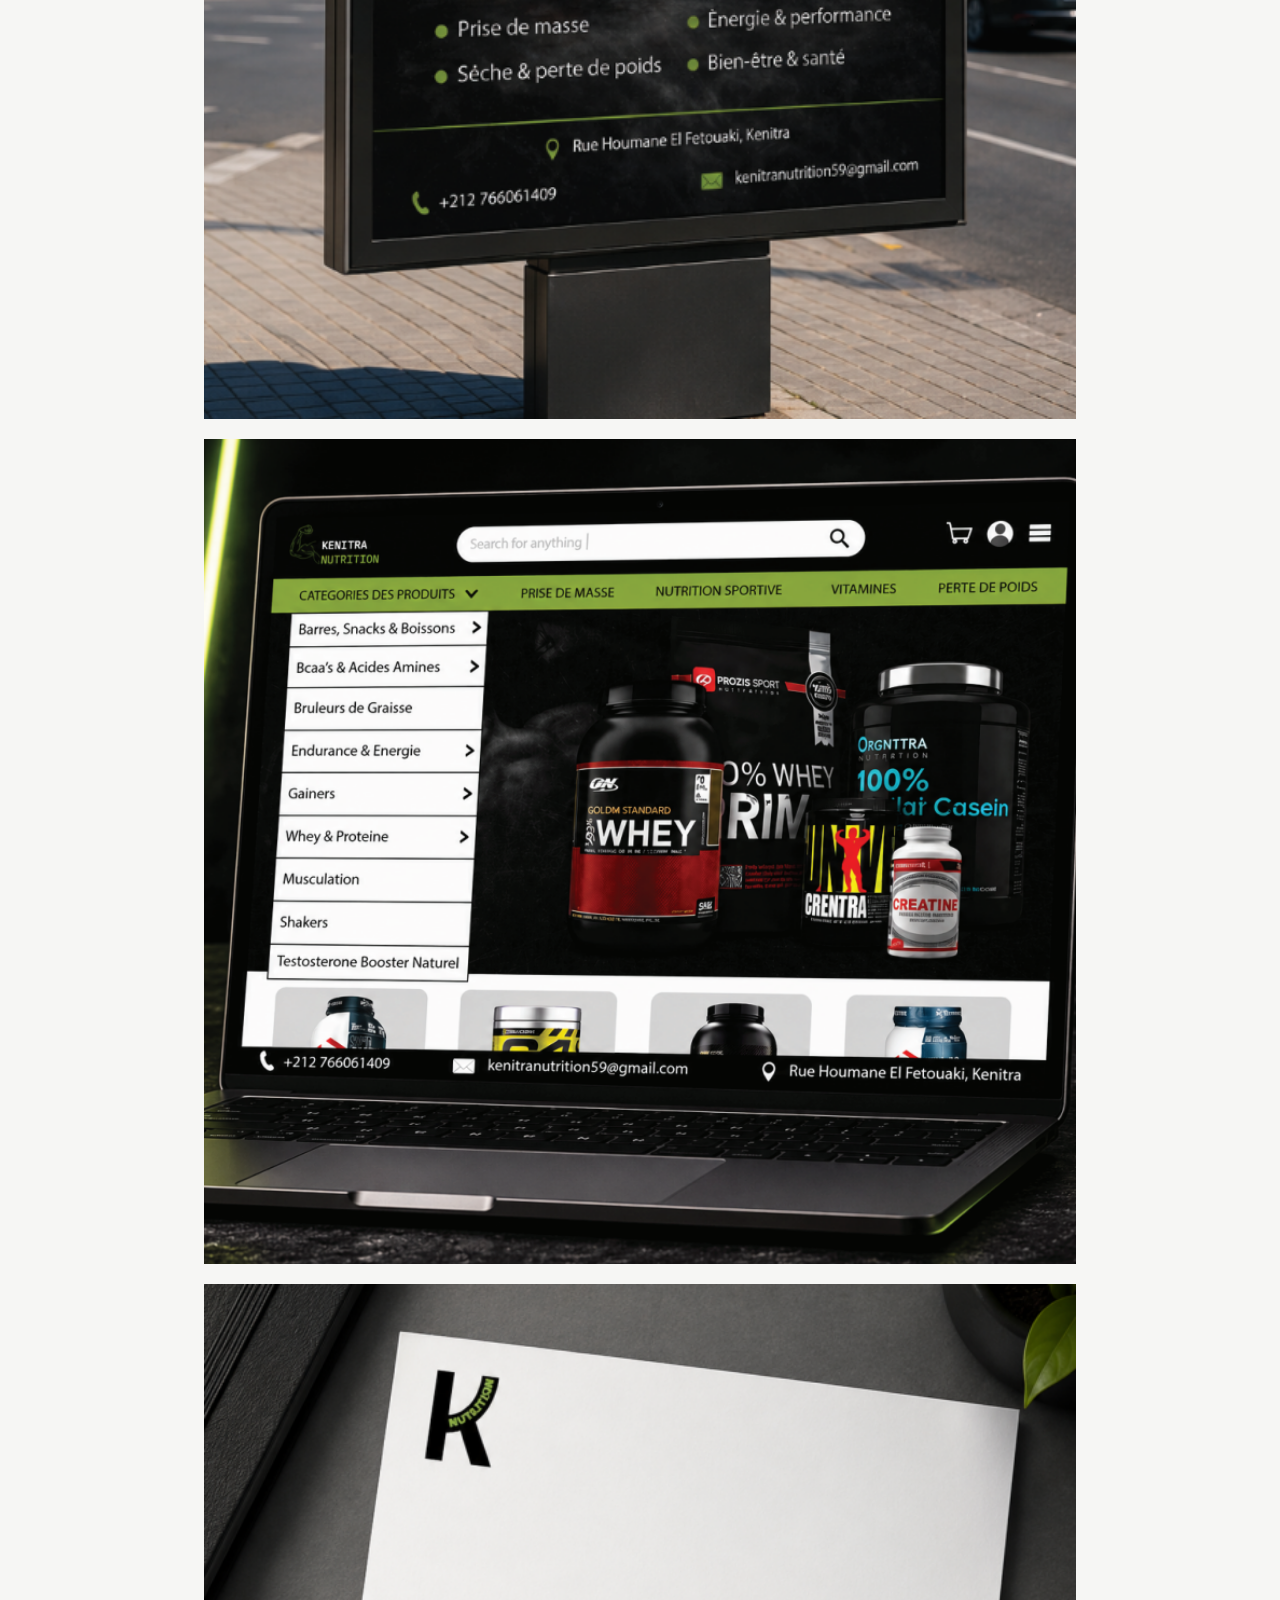
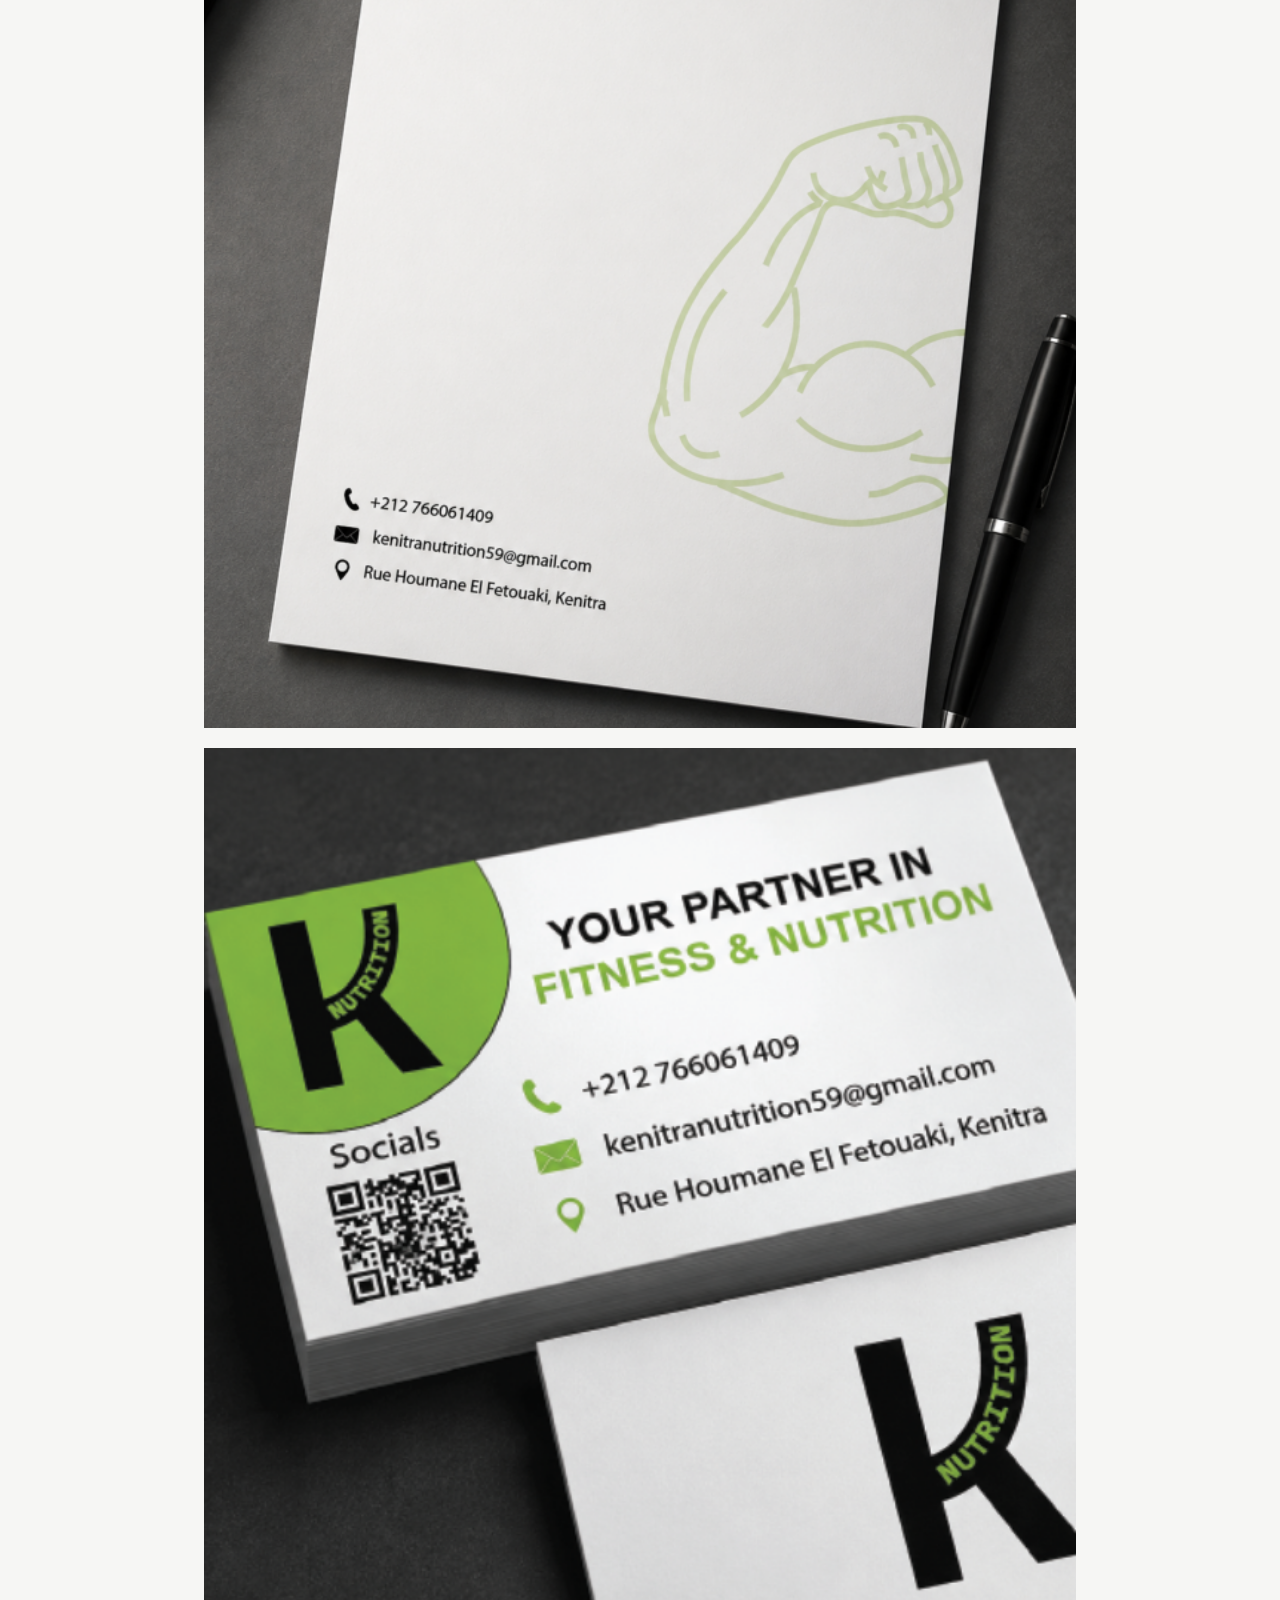
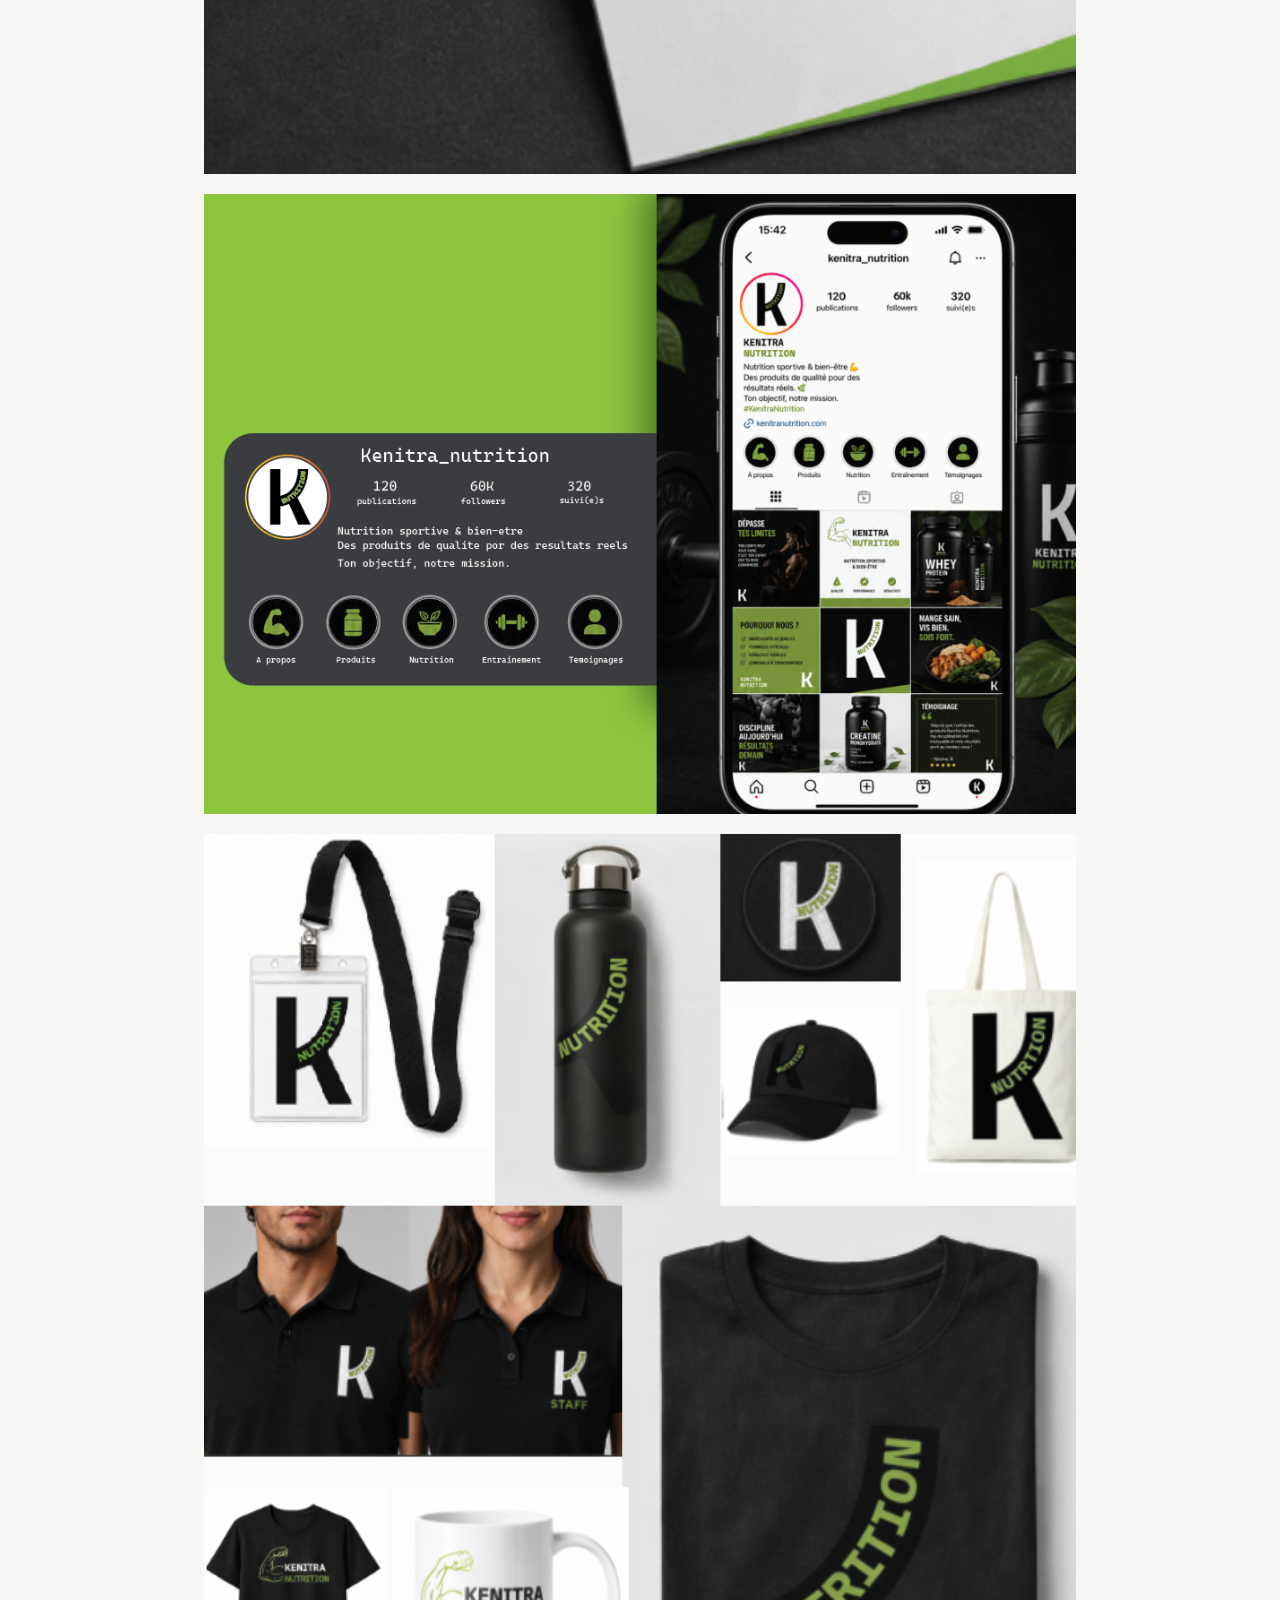
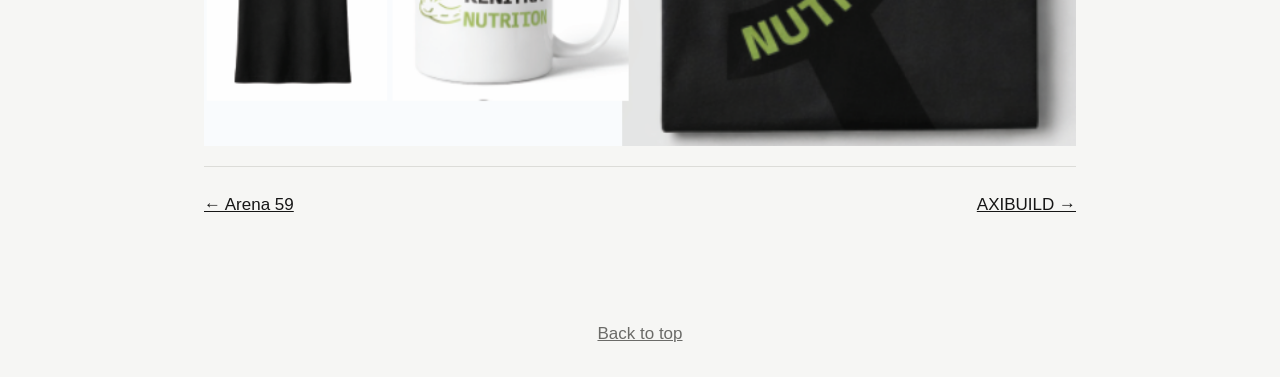
<file: site/kenitra-nutrition.html>
<!DOCTYPE html>
<html lang="en">
<head>
<meta charset="utf-8">
<meta name="viewport" content="width=device-width, initial-scale=1">
<title>Kenitra Nutrition | Bilal El Haou</title>
<link rel="stylesheet" href="css/style.css">
<link rel="icon" href="images/favicon.png">
</head>
<body>
<header class="top">
  <a class="logo" href="index.html"><img src="images/logo.png" alt="b designs logo"></a>
  <nav>
    <a href="about.html">About</a>
    <a href="contact.html">Contact</a>
    <details class="work"><summary>Work</summary><ul><li><a href="index.html">All work</a></li><li><a href="got-it.html">GOT IT !</a></li><li><a href="moment.html">MOMENT</a></li><li><a href="werno-watch.html">WERNO watch</a></li><li><a href="arena-59.html">Arena 59</a></li><li><a href="kenitra-nutrition.html" class=on>Kenitra Nutrition</a></li><li><a href="axibuild.html">AXIBUILD</a></li><li><a href="pwy.html">pwy</a></li><li><a href="random.html">Random</a></li></ul></details>
  </nav>
</header>
<main>
<article class="project">
  <h1>Kenitra Nutrition</h1>
  <!-- Write a short description of this project here -->
  <p class="desc">The branding of Kenitra Nutrition captures energy, strength, and modern fitness culture through a bold black-and-green palette and dynamic logo variations. The muscular arm icon and strong typography emphasize vitality and performance, while the vertical “K” mark introduces a sleek, versatile identity. Applied across apparel, accessories, stationery, and digital platforms, the design system ensures consistency and impact, positioning the brand as both aspirational and accessible. This cohesive approach demonstrates how visual identity can empower a nutrition and fitness brand to connect with its community through clarity, motivation, and style.</p>
  <img src="images/kenitra-nutrition-1.jpg" alt="Kenitra Nutrition image 1">
  <img src="images/kenitra-nutrition-2.jpg" alt="Kenitra Nutrition image 2">
  <img src="images/kenitra-nutrition-3.jpg" alt="Kenitra Nutrition image 3">
	<img src="images/kenitra-nutrition-4.jpg" alt="Kenitra Nutrition image 4">
	<img src="images/kenitra-nutrition-5.jpg" alt="Kenitra Nutrition image 5">
	<img src="images/kenitra-nutrition-6.jpg" alt="Kenitra Nutrition image 6">
	<img src="images/kenitra-nutrition-7.jpg" alt="Kenitra Nutrition image 7">
  <!-- Copy an <img> line above to add more images -->
  <div class="pager"><a href="arena-59.html">&larr; Arena 59</a><a href="axibuild.html">AXIBUILD &rarr;</a></div>
</article>
</main>
<footer><a href="#top">Back to top</a></footer>
</body>
</html>
</file>
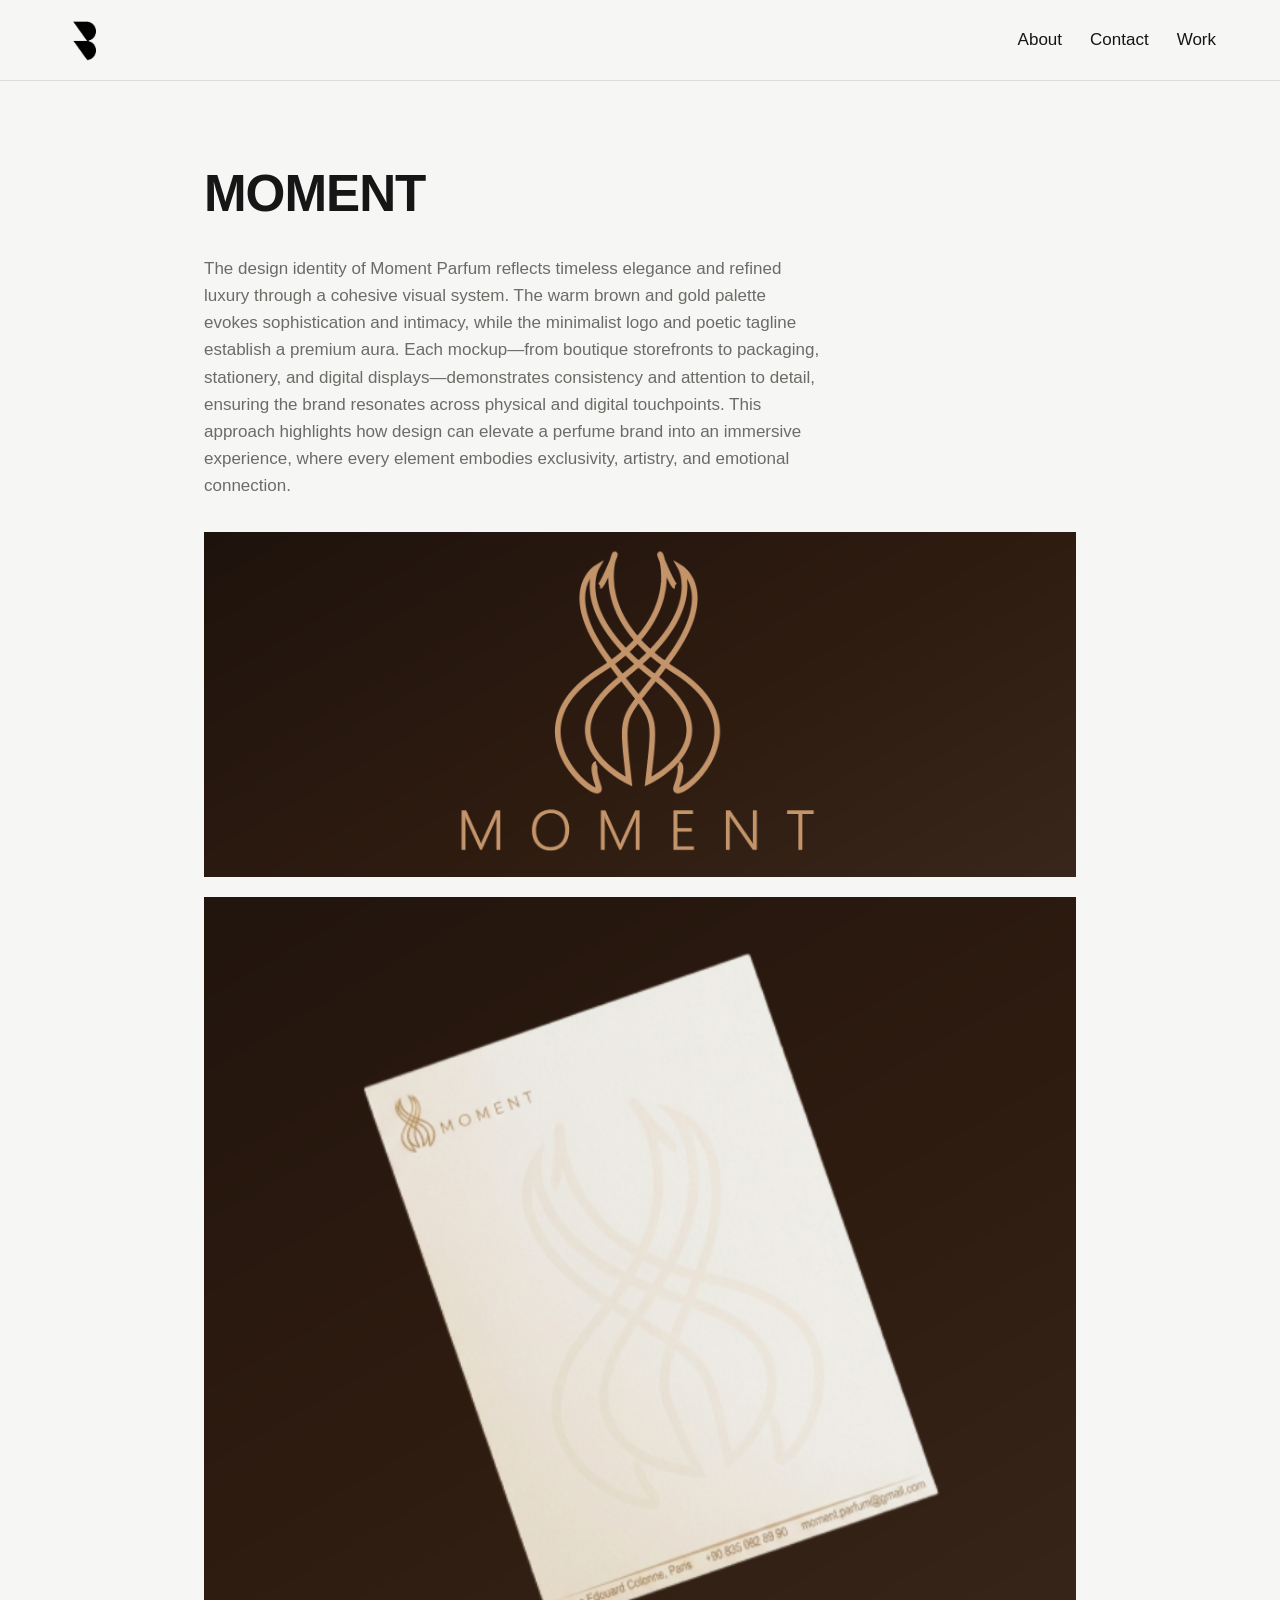
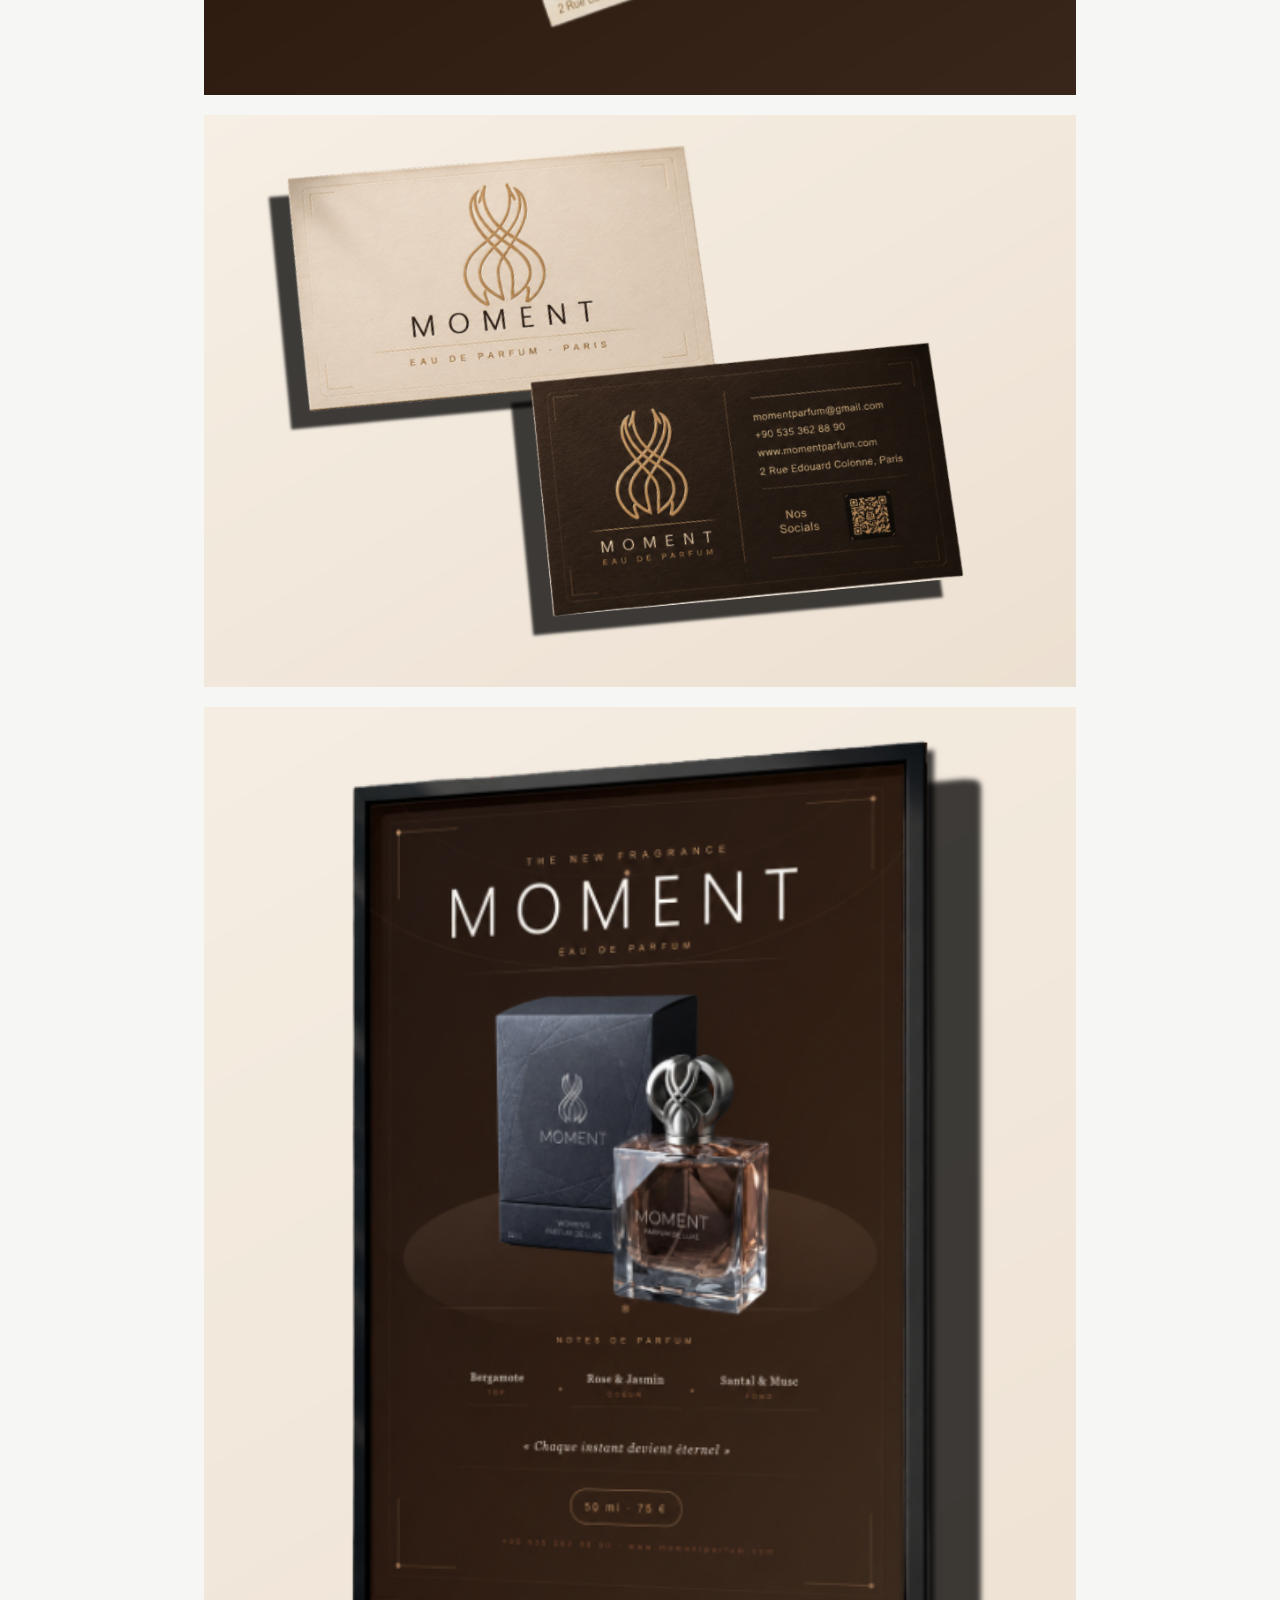
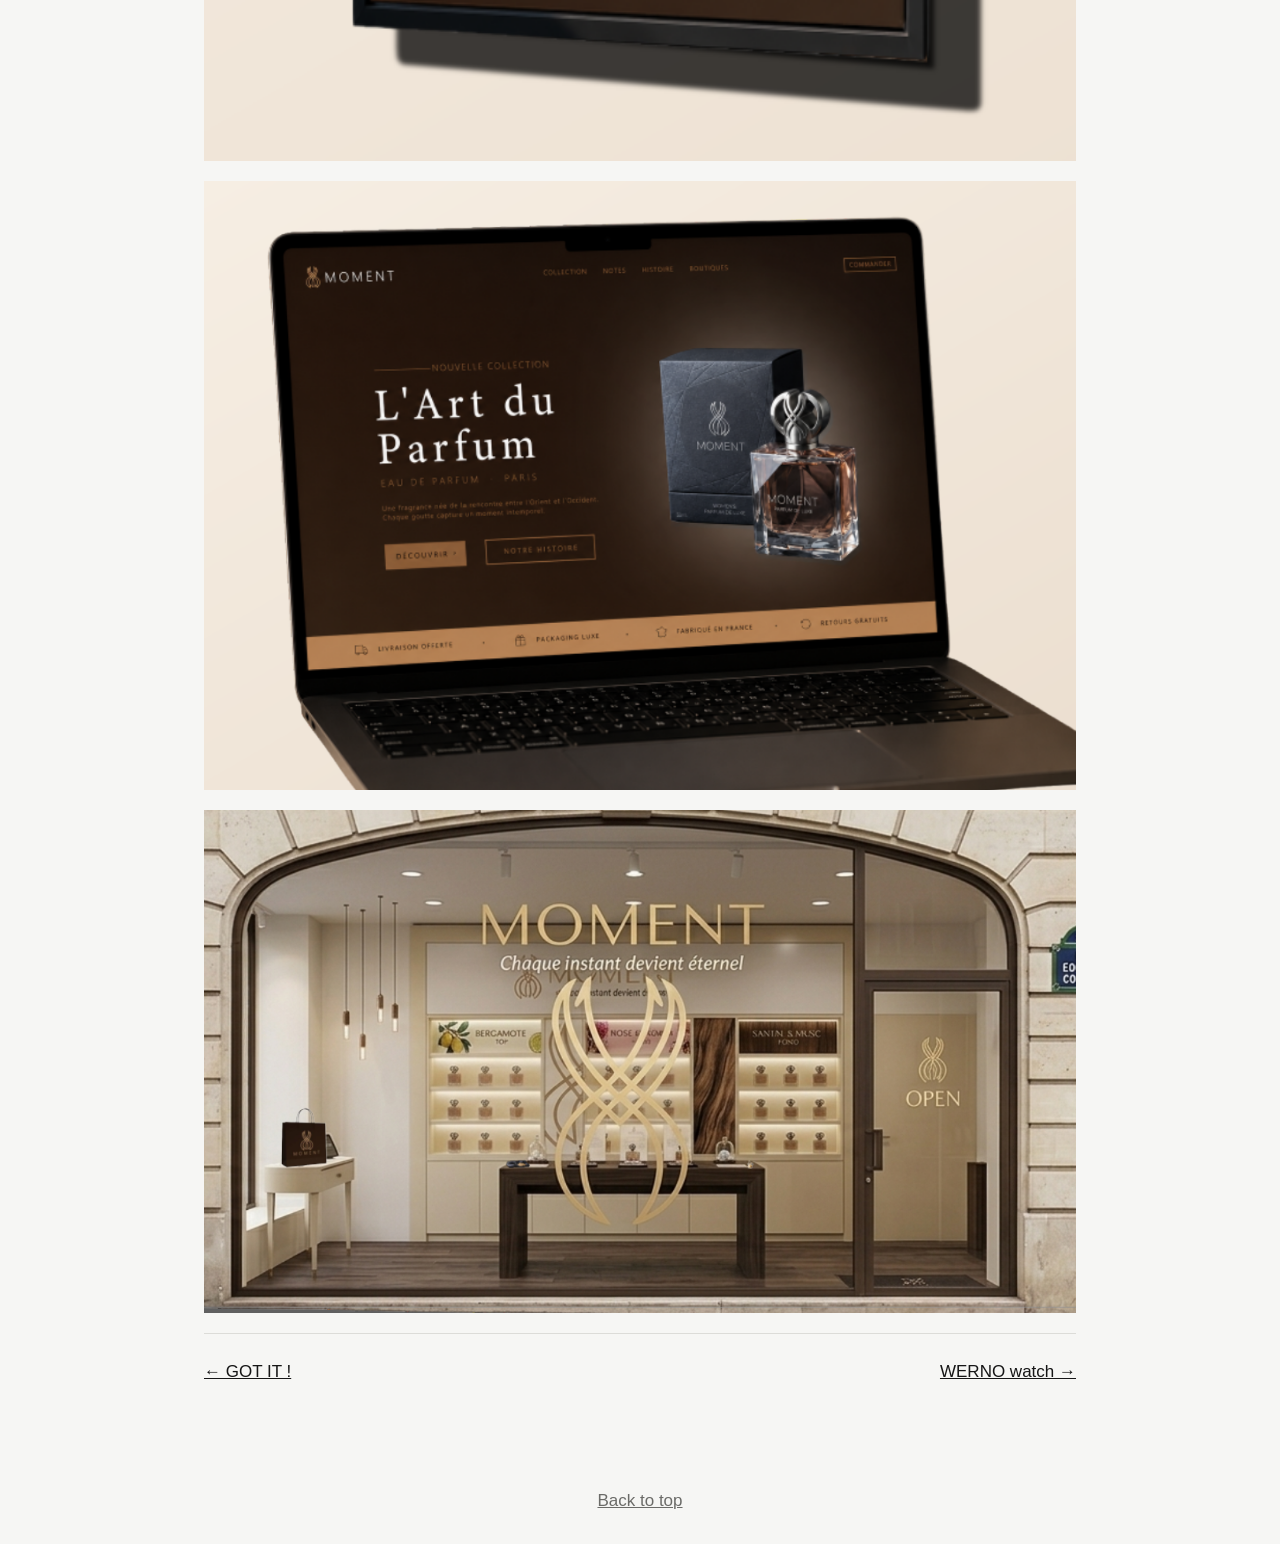
<file: site/moment.html>
<!DOCTYPE html>
<html lang="en">
<head>
<meta charset="utf-8">
<meta name="viewport" content="width=device-width, initial-scale=1">
<title>MOMENT | Bilal El Haou</title>
<link rel="stylesheet" href="css/style.css">
<link rel="icon" href="images/favicon.png">
</head>
<body>
<header class="top">
  <a class="logo" href="index.html"><img src="images/logo.png" alt="b designs logo"></a>
  <nav>
    <a href="about.html">About</a>
    <a href="contact.html">Contact</a>
    <details class="work"><summary>Work</summary><ul><li><a href="index.html">All work</a></li><li><a href="got-it.html">GOT IT !</a></li><li><a href="moment.html" class=on>MOMENT</a></li><li><a href="werno-watch.html">WERNO watch</a></li><li><a href="arena-59.html">Arena 59</a></li><li><a href="kenitra-nutrition.html">Kenitra Nutrition</a></li><li><a href="axibuild.html">AXIBUILD</a></li><li><a href="pwy.html">pwy</a></li><li><a href="random.html">Random</a></li></ul></details>
  </nav>
</header>
<main>
<article class="project">
  <h1>MOMENT</h1>
  <!-- Write a short description of this project here -->
  <p class="desc">The design identity of Moment Parfum reflects timeless elegance and refined luxury through a cohesive visual system. The warm brown and gold palette evokes sophistication and intimacy, while the minimalist logo and poetic tagline establish a premium aura. Each mockup—from boutique storefronts to packaging, stationery, and digital displays—demonstrates consistency and attention to detail, ensuring the brand resonates across physical and digital touchpoints. This approach highlights how design can elevate a perfume brand into an immersive experience, where every element embodies exclusivity, artistry, and emotional connection.</p>
  <img src="images/moment-1.jpg" alt="MOMENT image 1">
  <img src="images/moment-2.jpg" alt="MOMENT image 2">
  <img src="images/moment-3.jpg" alt="MOMENT image 3">
	<img src="images/moment-4.jpg" alt="MOMENT image 4">
	<img src="images/moment-5.jpg" alt="MOMENT image 5">
	<img src="images/moment-6.jpg" alt="MOMENT image 6">
  <!-- Copy an <img> line above to add more images -->
  <div class="pager"><a href="got-it.html">&larr; GOT IT !</a><a href="werno-watch.html">WERNO watch &rarr;</a></div>
</article>
</main>
<footer><a href="#top">Back to top</a></footer>
</body>
</html>
</file>
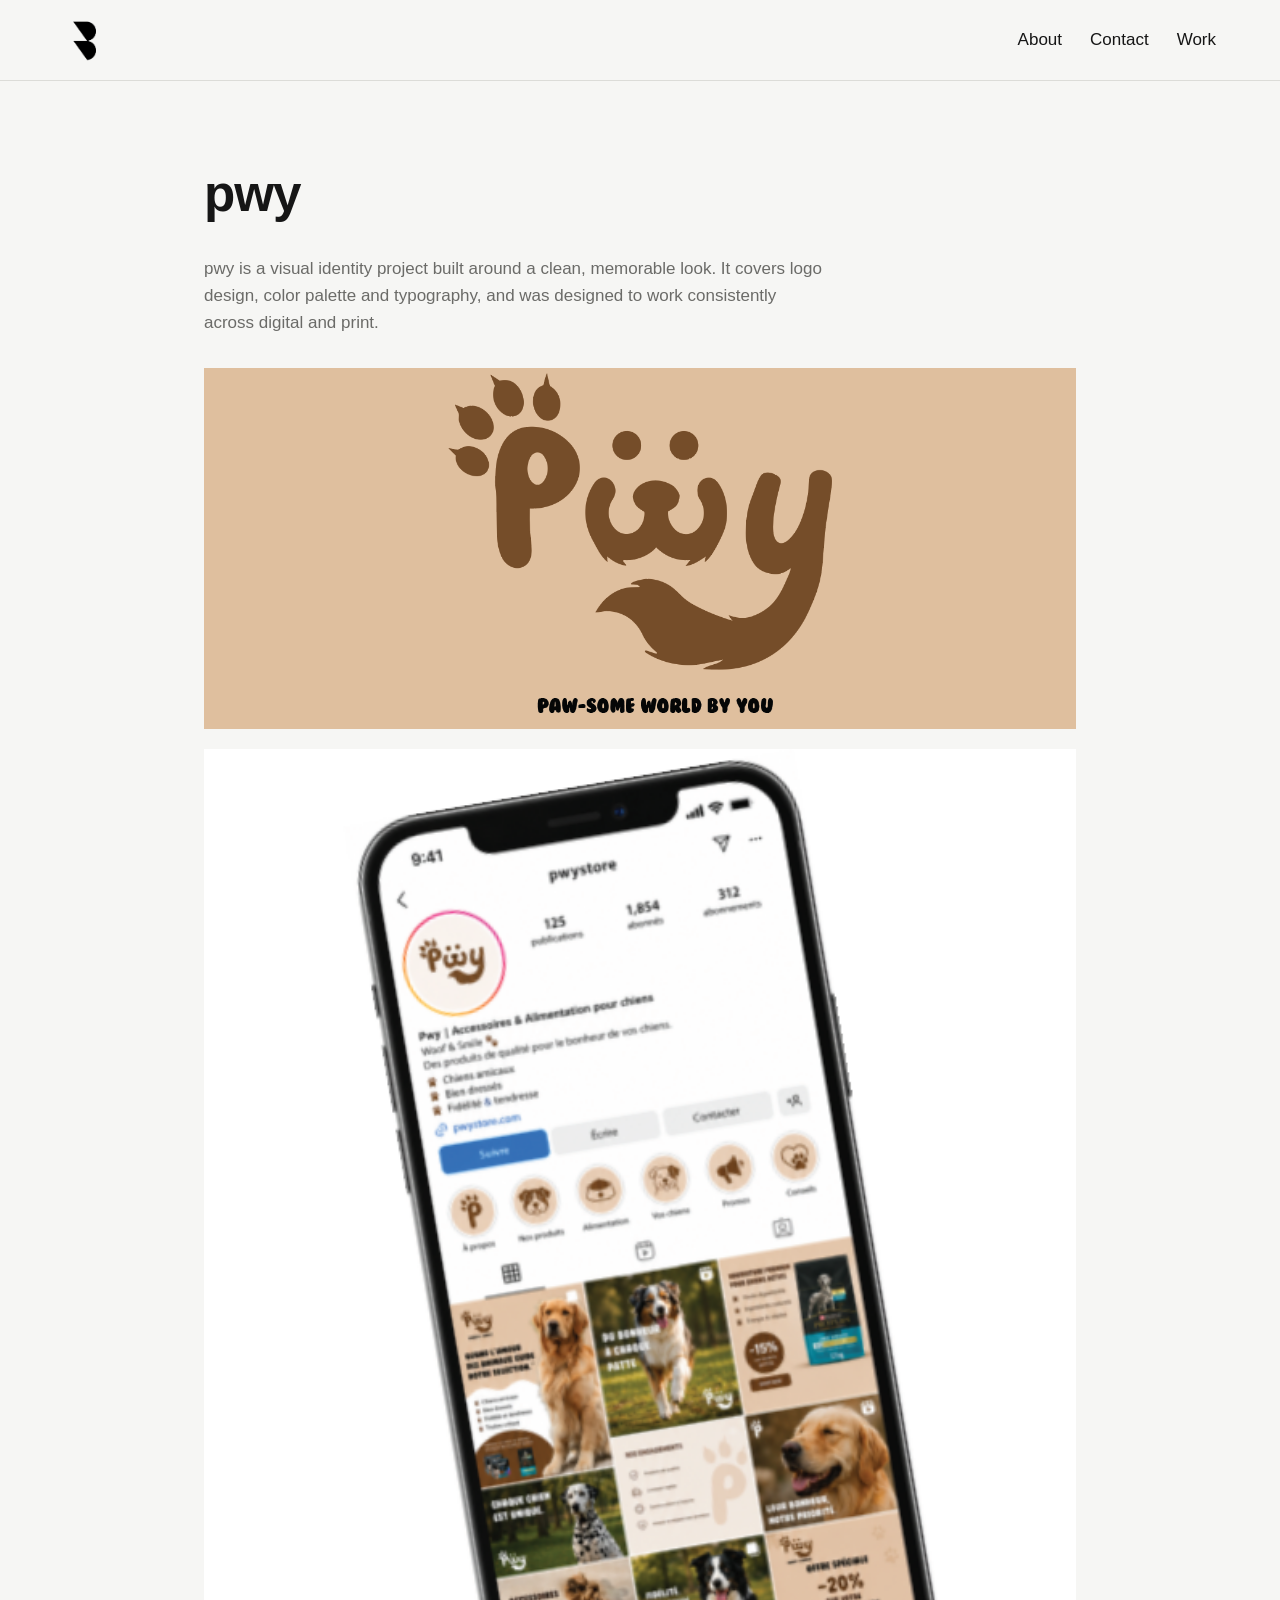
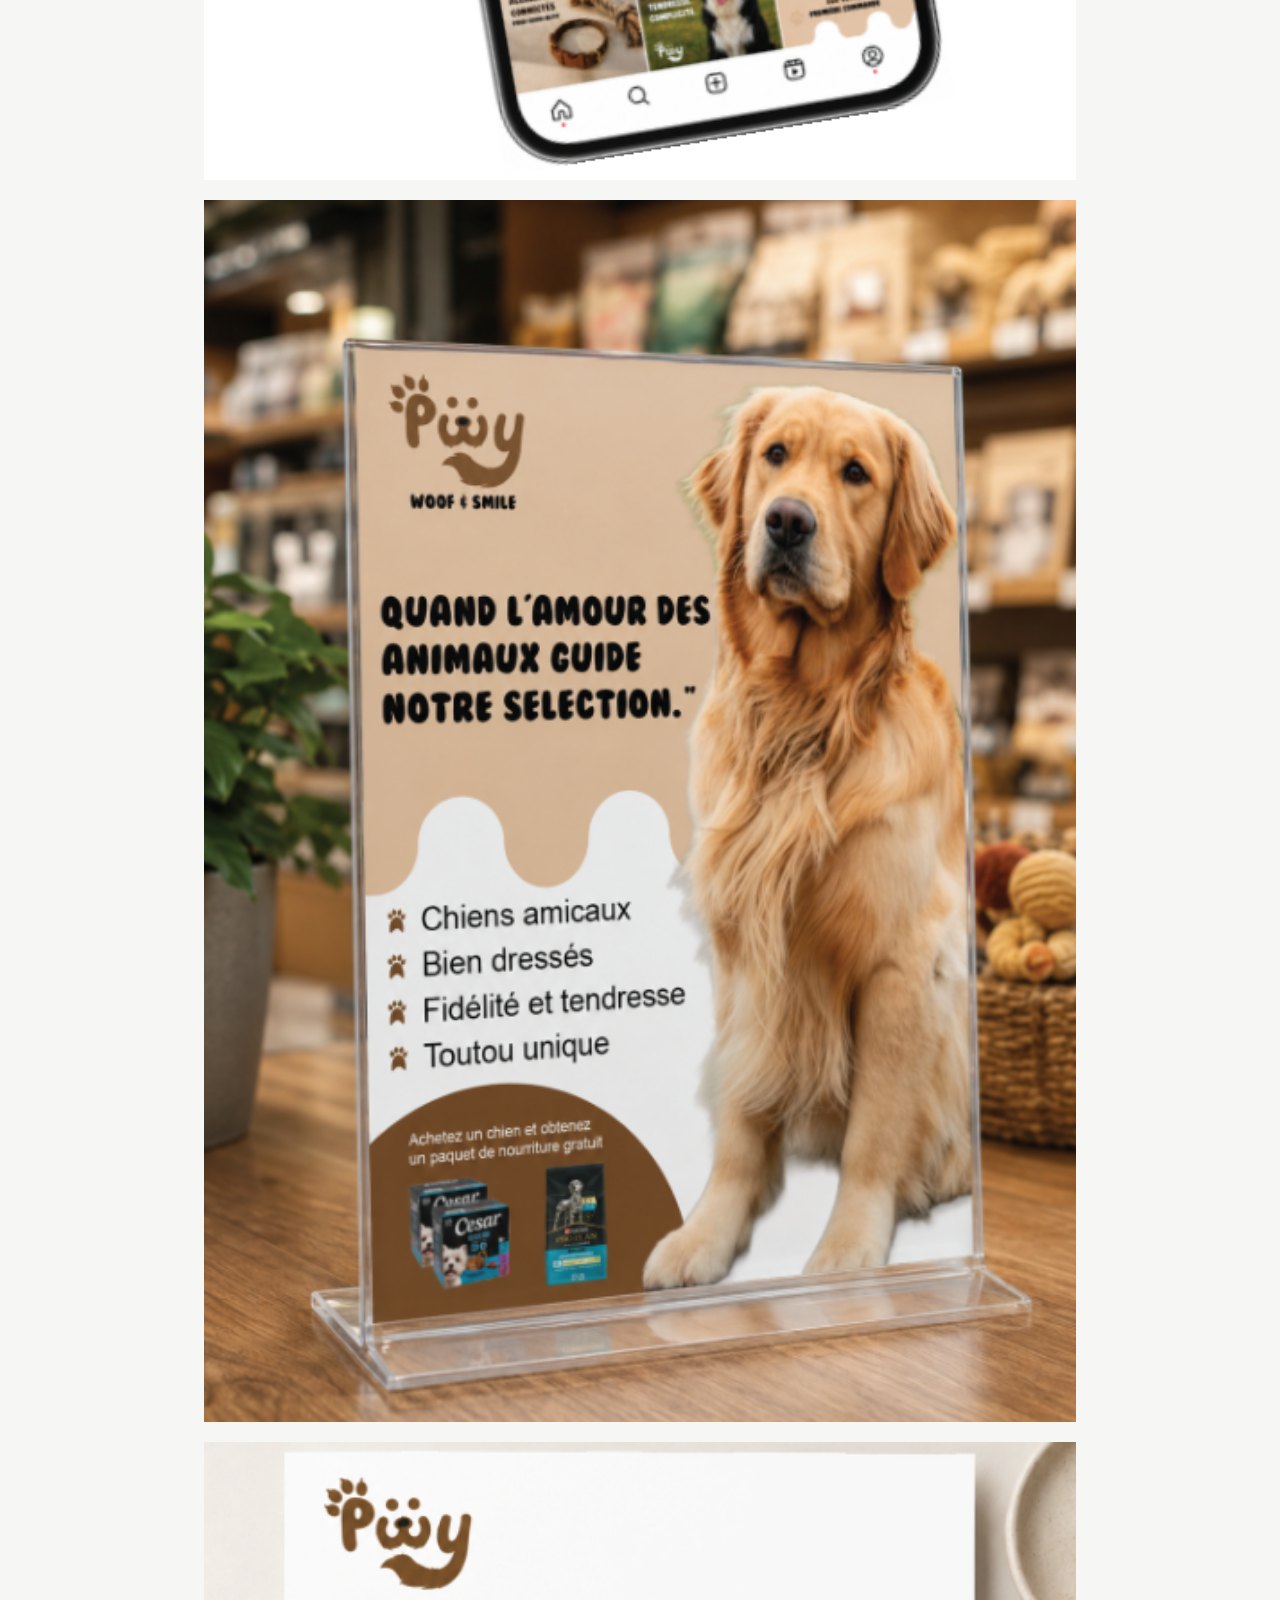
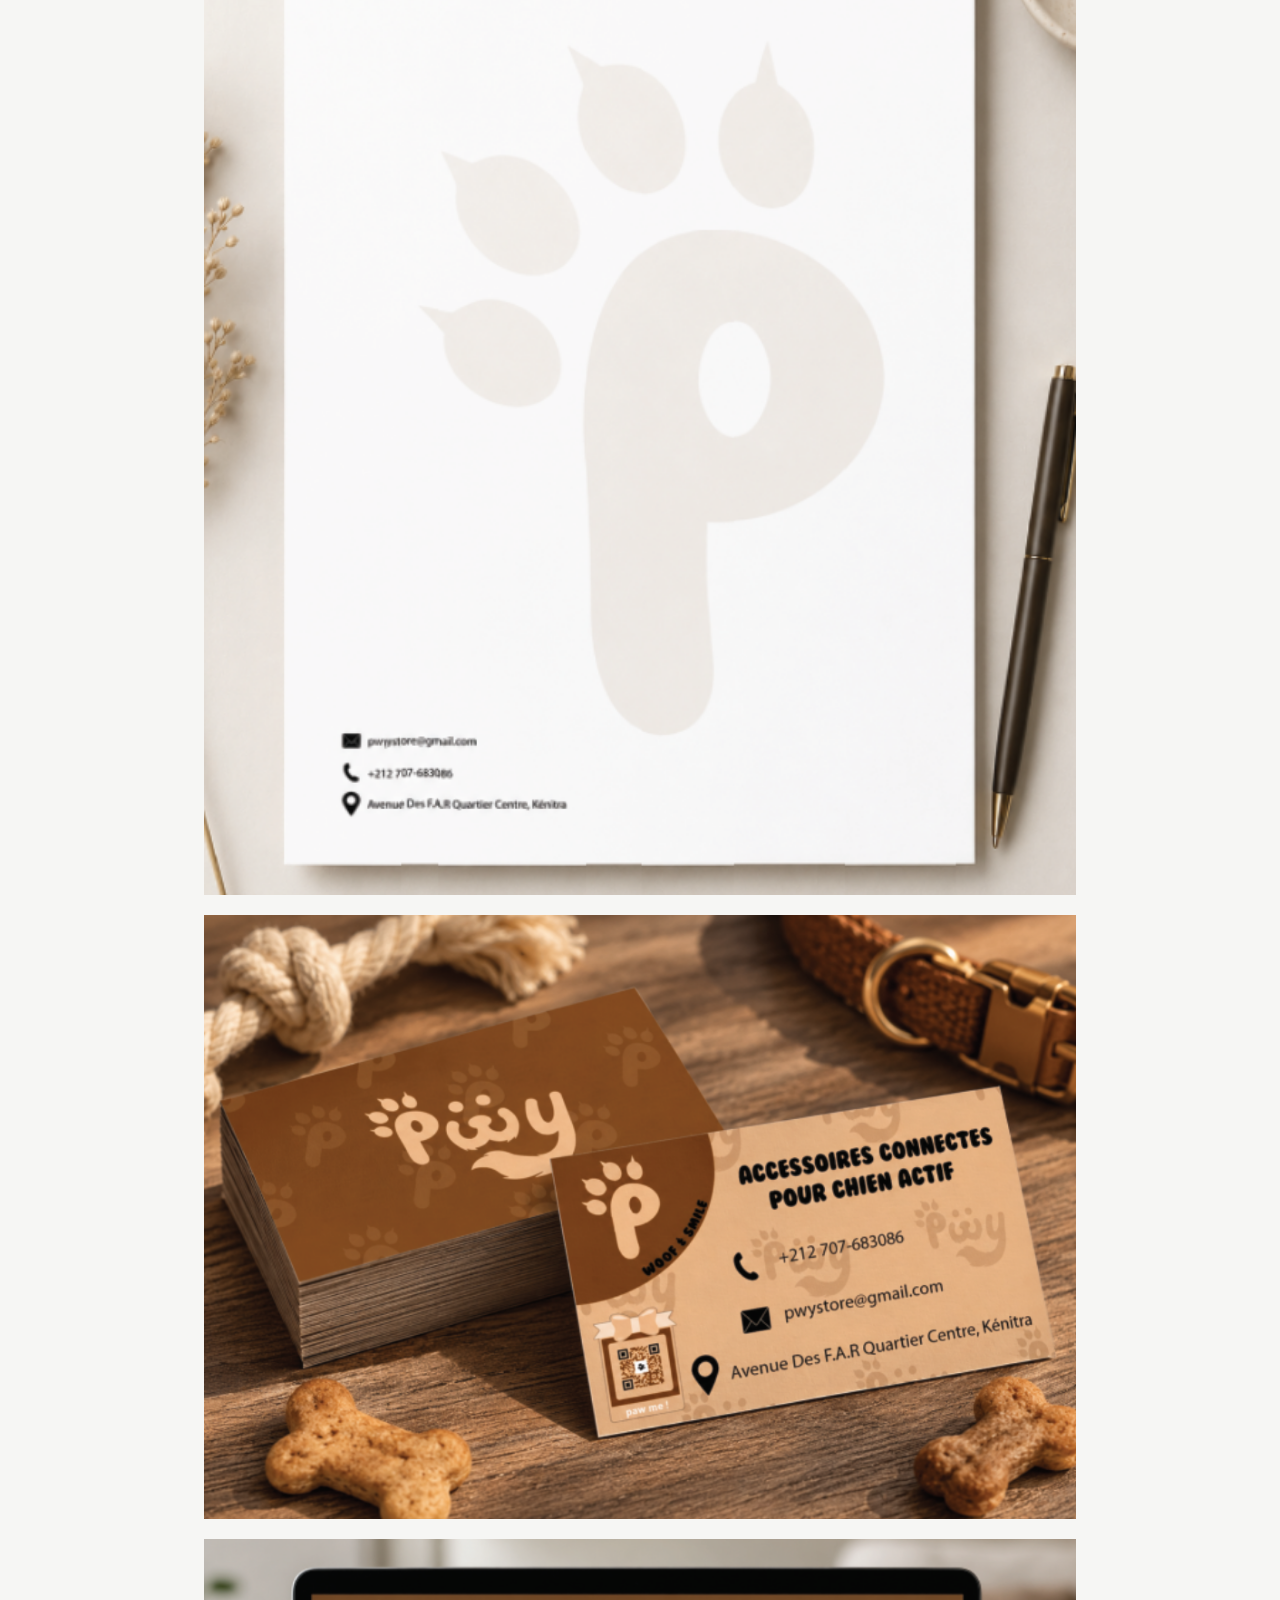
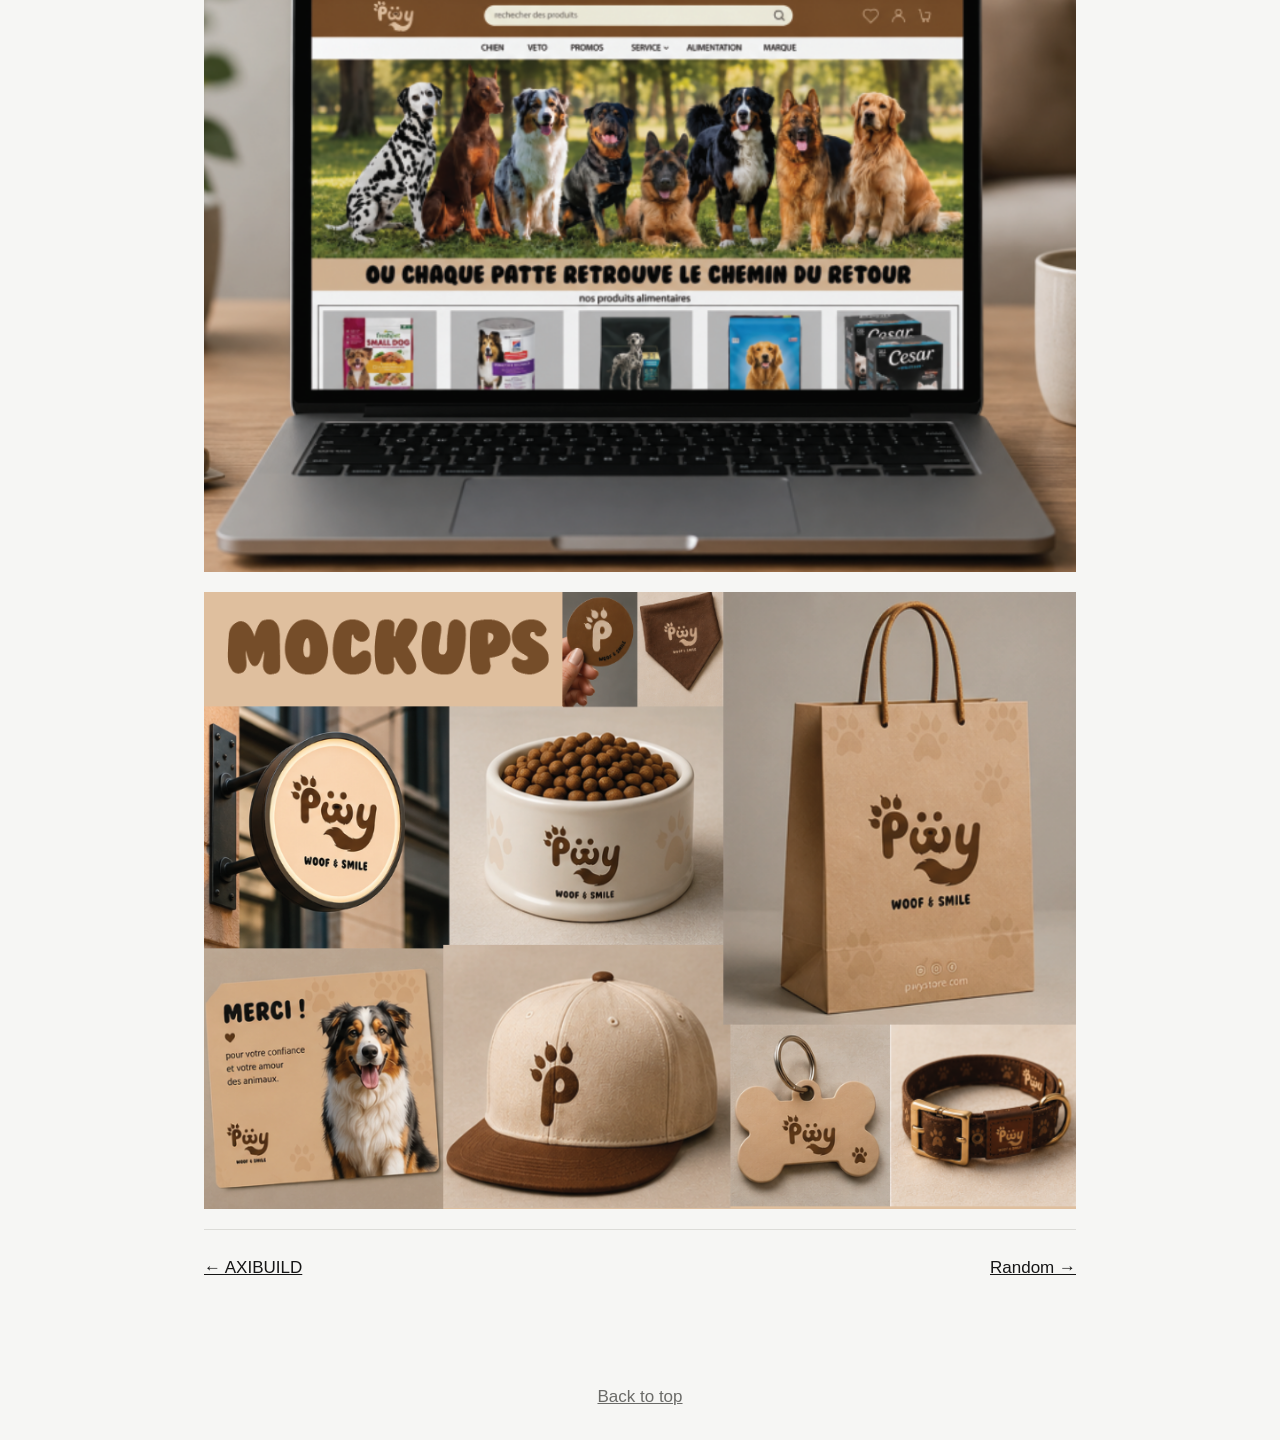
<file: site/pwy.html>
<!DOCTYPE html>
<html lang="en">
<head>
<meta charset="utf-8">
<meta name="viewport" content="width=device-width, initial-scale=1">
<title>pwy | Bilal El Haou</title>
<link rel="stylesheet" href="css/style.css">
<link rel="icon" href="images/favicon.png">
</head>
<body>
<header class="top">
  <a class="logo" href="index.html"><img src="images/logo.png" alt="b designs logo"></a>
  <nav>
    <a href="about.html">About</a>
    <a href="contact.html">Contact</a>
    <details class="work"><summary>Work</summary><ul><li><a href="index.html">All work</a></li><li><a href="got-it.html">GOT IT !</a></li><li><a href="moment.html">MOMENT</a></li><li><a href="werno-watch.html">WERNO watch</a></li><li><a href="arena-59.html">Arena 59</a></li><li><a href="kenitra-nutrition.html">Kenitra Nutrition</a></li><li><a href="axibuild.html">AXIBUILD</a></li><li><a href="pwy.html" class=on>pwy</a></li><li><a href="random.html">Random</a></li></ul></details>
  </nav>
</header>
<main>
<article class="project">
  <h1>pwy</h1>
  <!-- Write a short description of this project here -->
  <p class="desc">pwy is a visual identity project built around a clean, memorable look. It covers logo design, color palette and typography, and was designed to work consistently across digital and print.</p>
  <img src="images/pwy-1.jpg" alt="pwy image 1">
  <img src="images/pwy-2.jpg" alt="pwy image 2">
  <img src="images/pwy-3.jpg" alt="pwy image 3">
	<img src="images/pwy-4.jpg" alt="pwy image 4">
	<img src="images/pwy-5.jpg" alt="pwy image 5">
	<img src="images/pwy-6.jpg" alt="pwy image 6">
	<img src="images/pwy-7.jpg" alt="pwy image 7">
  <!-- Copy an <img> line above to add more images -->
  <div class="pager"><a href="axibuild.html">&larr; AXIBUILD</a><a href="random.html">Random &rarr;</a></div>
</article>
</main>
<footer><a href="#top">Back to top</a></footer>
</body>
</html>
</file>
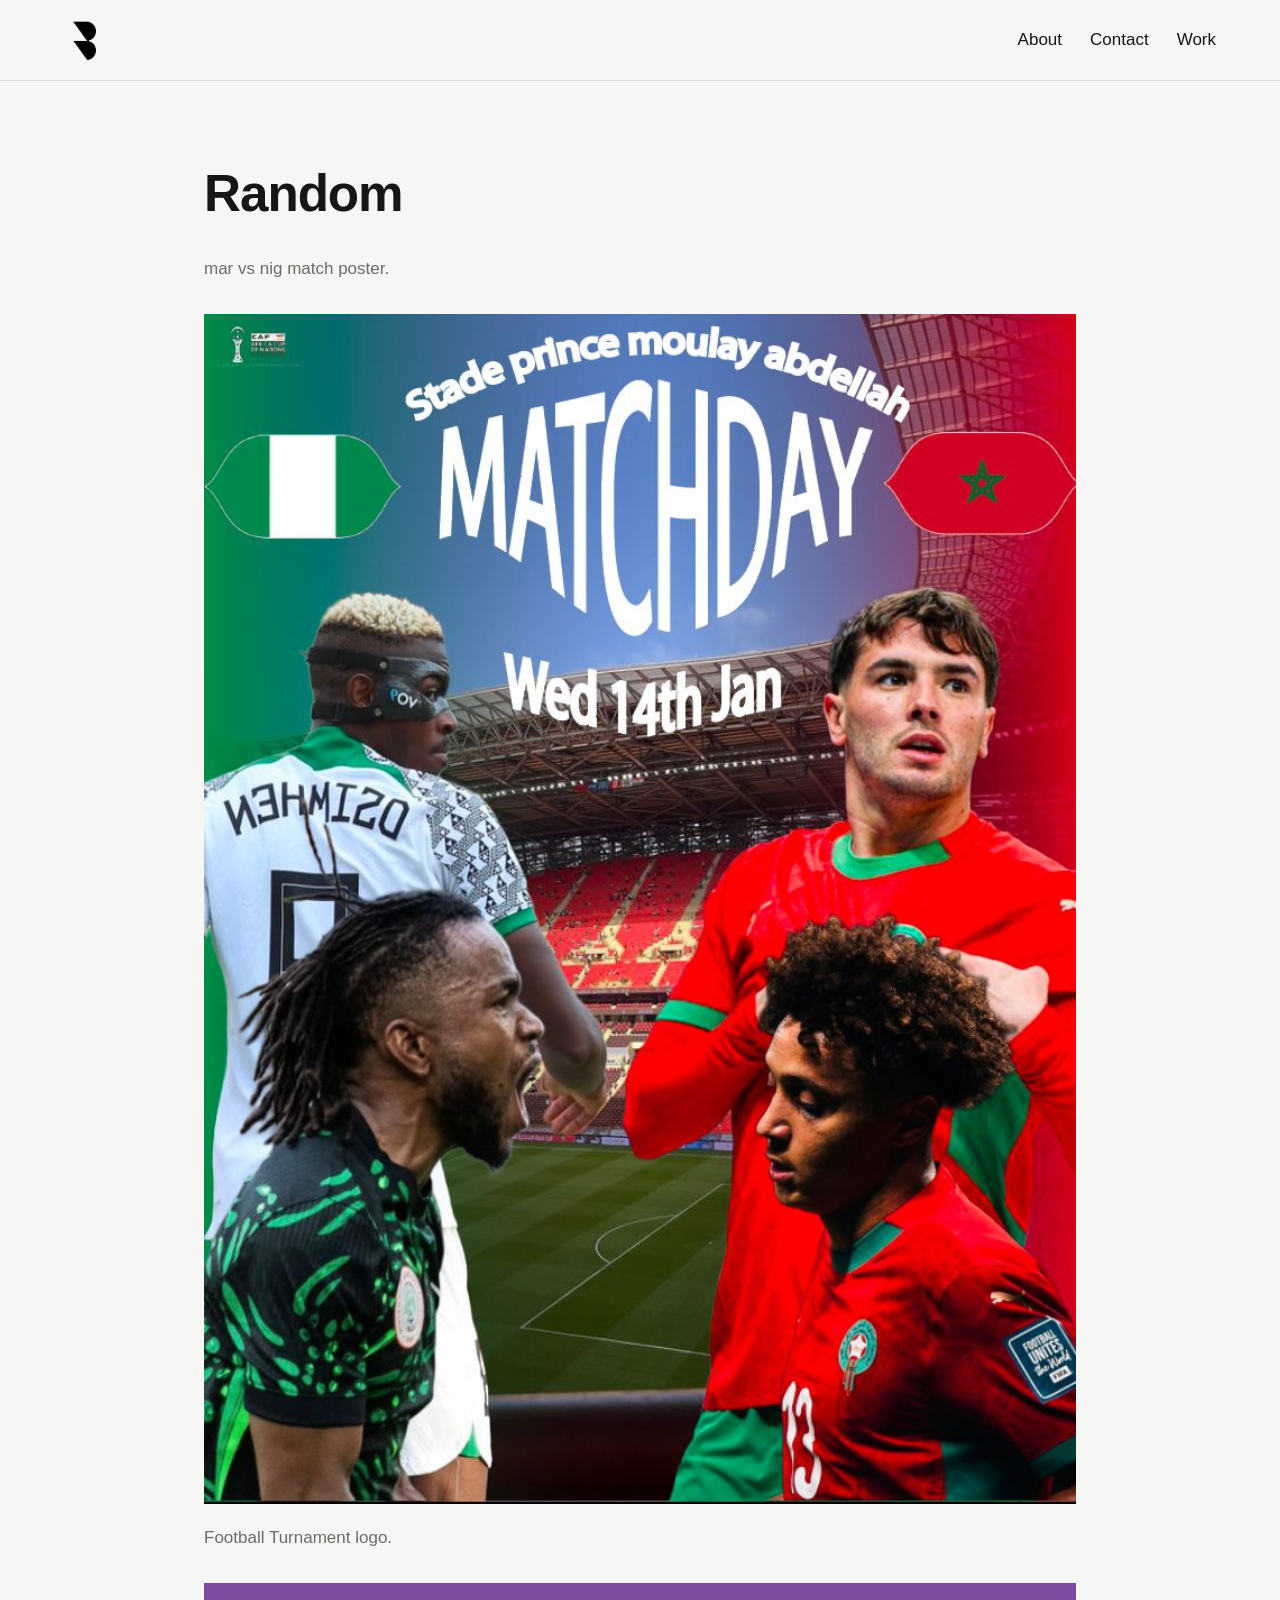
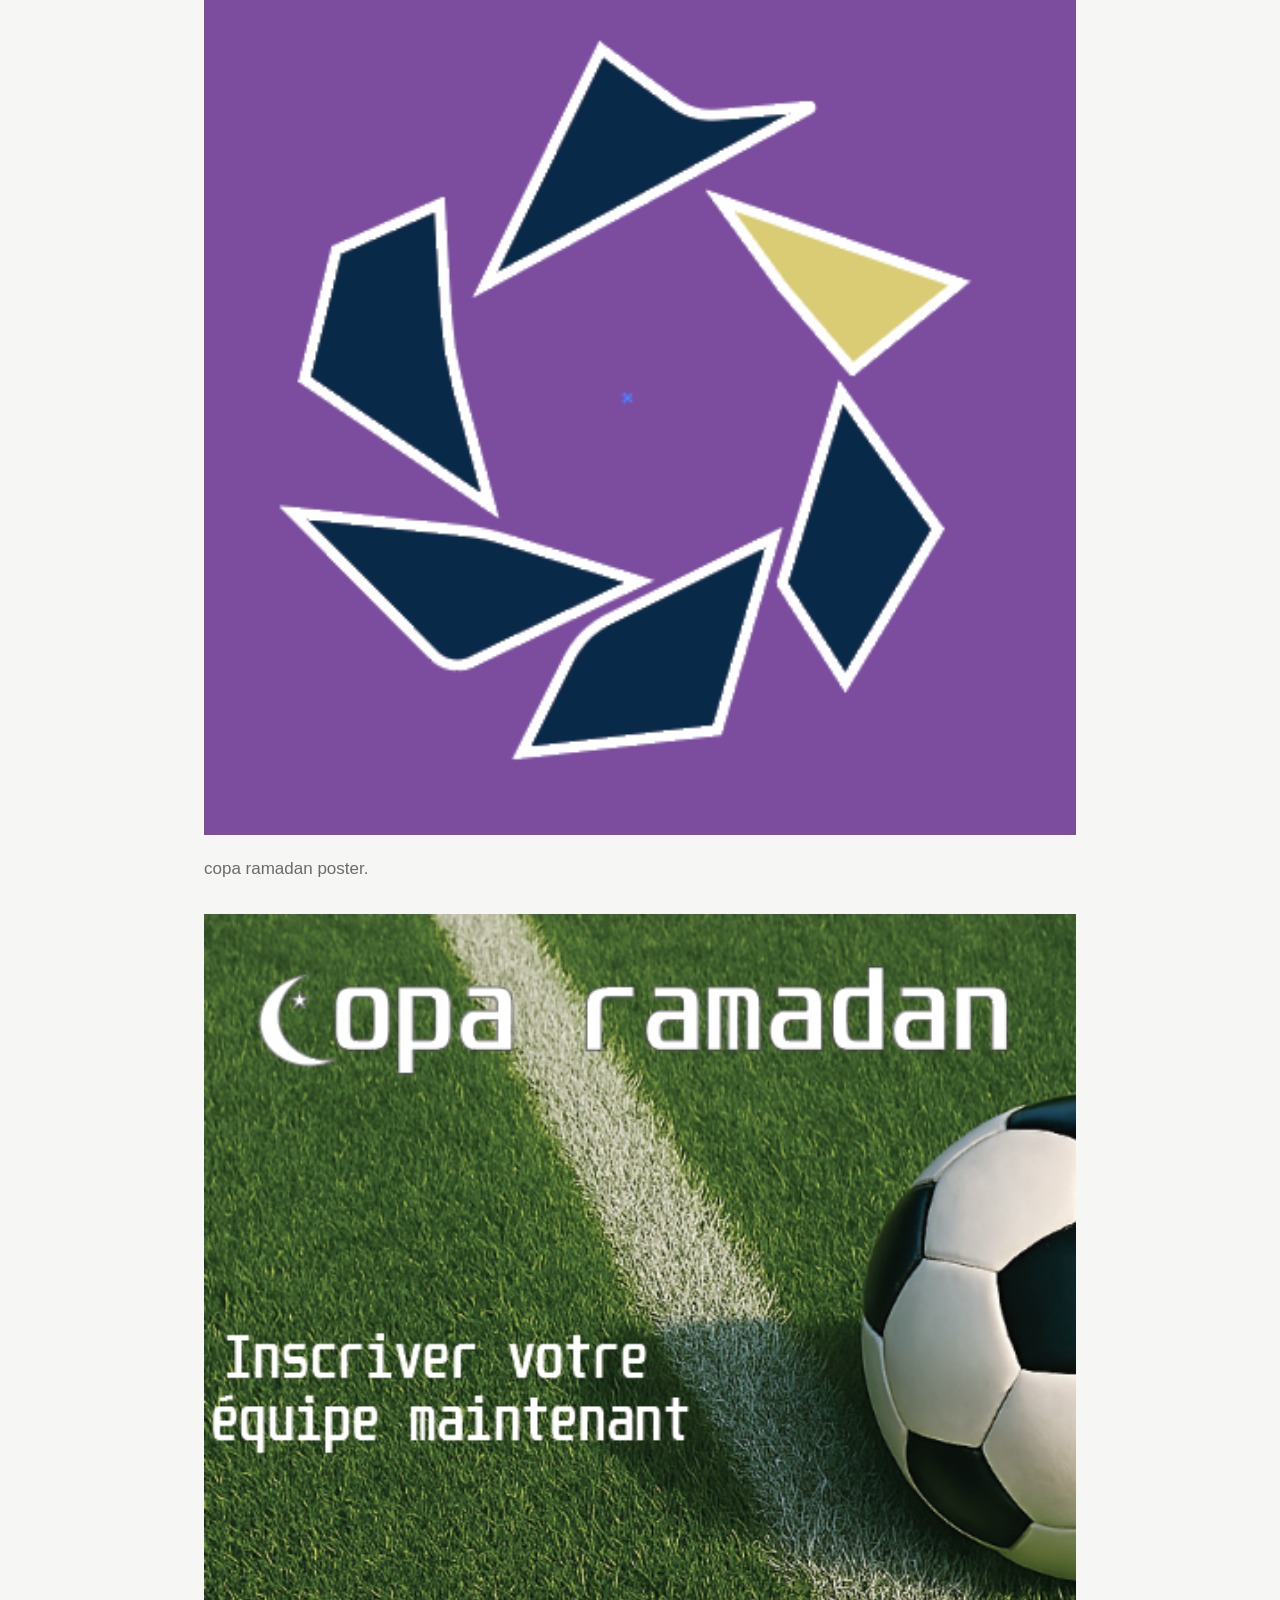
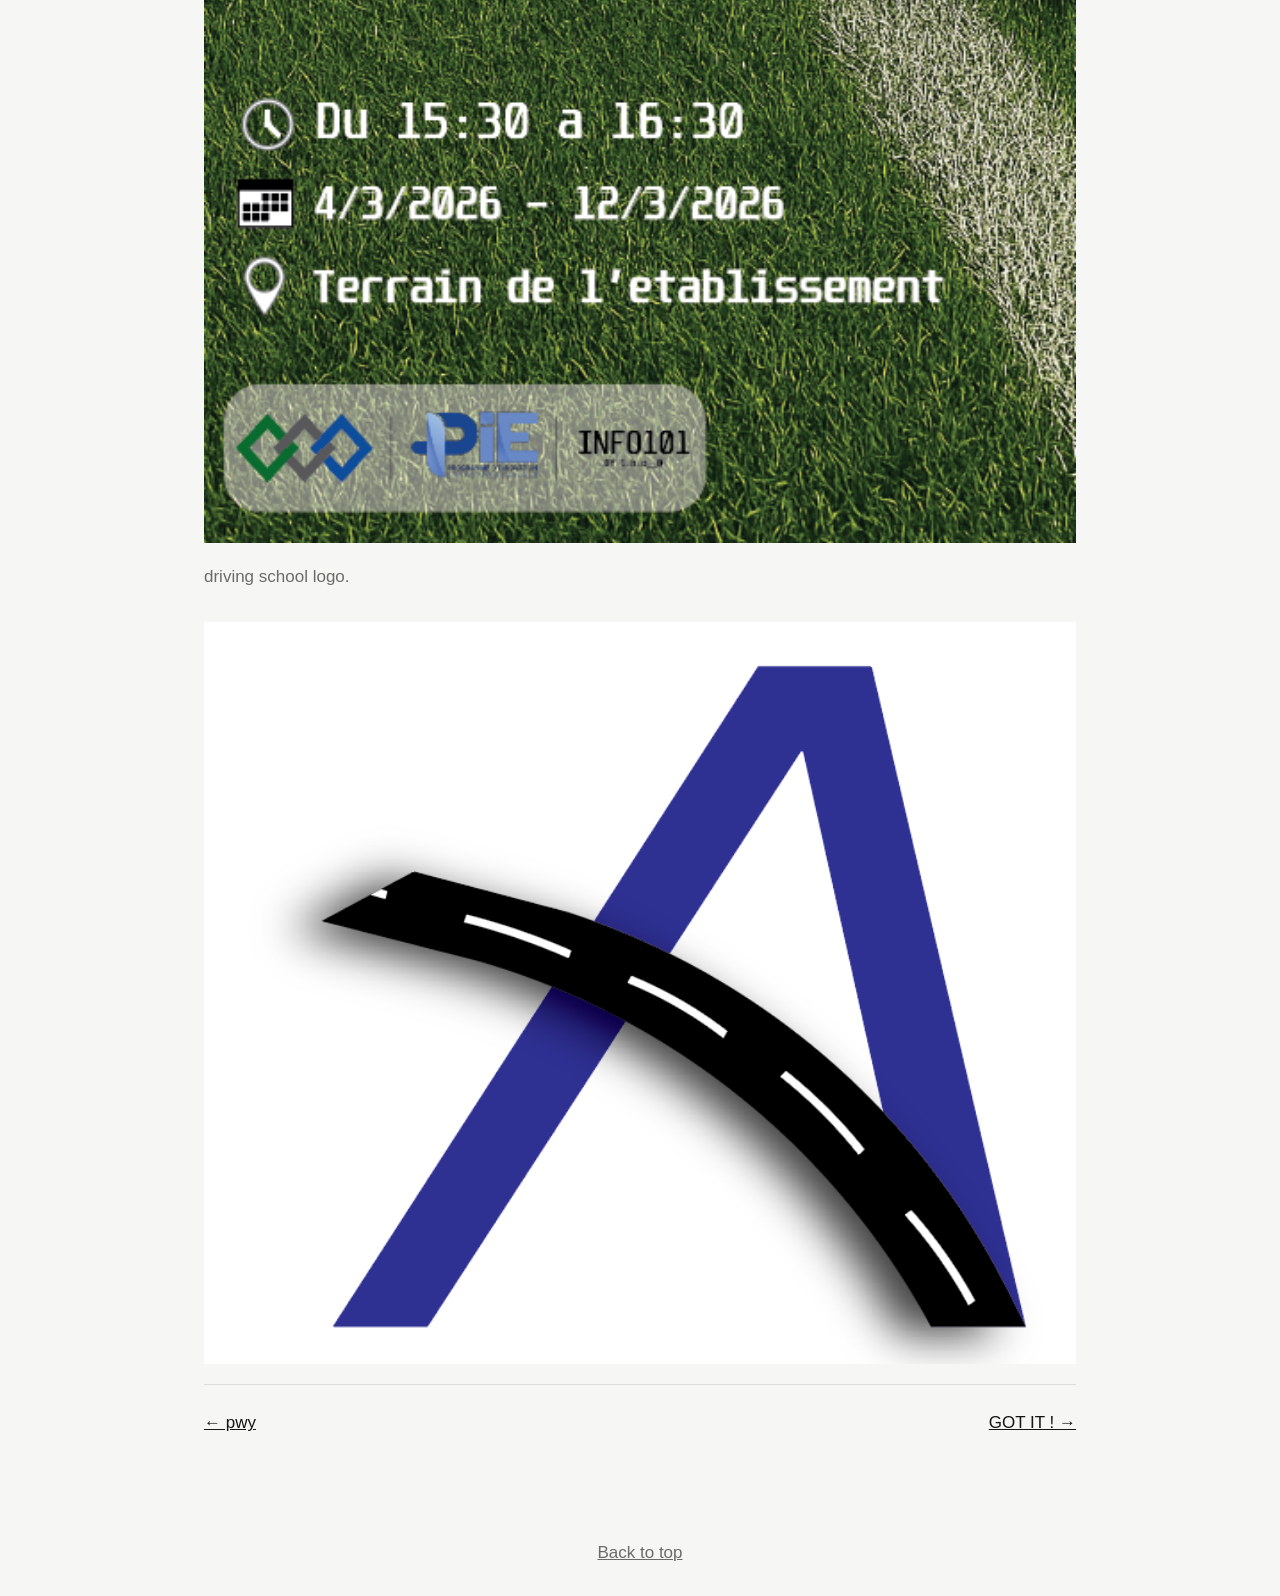
<file: site/random.html>
<!DOCTYPE html>
<html lang="en">
<head>
<meta charset="utf-8">
<meta name="viewport" content="width=device-width, initial-scale=1">
<title>Random | Bilal El Haou</title>
<link rel="stylesheet" href="css/style.css">
<link rel="icon" href="images/favicon.png">
</head>
<body>
<header class="top">
  <a class="logo" href="index.html"><img src="images/logo.png" alt="b designs logo"></a>
  <nav>
    <a href="about.html">About</a>
    <a href="contact.html">Contact</a>
    <details class="work"><summary>Work</summary><ul><li><a href="index.html">All work</a></li><li><a href="got-it.html">GOT IT !</a></li><li><a href="moment.html">MOMENT</a></li><li><a href="werno-watch.html">WERNO watch</a></li><li><a href="arena-59.html">Arena 59</a></li><li><a href="kenitra-nutrition.html">Kenitra Nutrition</a></li><li><a href="axibuild.html">AXIBUILD</a></li><li><a href="pwy.html">pwy</a></li><li><a href="random.html" class=on>Random</a></li></ul></details>
  </nav>
</header>
<main>
<article class="project">
  <h1>Random</h1>
  <!-- Write a short description of this project here -->
  <p class="desc">      mar vs nig match poster.</p>
  <img src="images/random-1.jpg" alt="Random image 1">
	<p class="desc">Football Turnament logo.</p>
  <img src="images/random-2.jpg" alt="Random image 2">
	<p class="desc">copa ramadan poster.</p>
  <img src="images/random-3.jpg" alt="Random image 3">
	<p class="desc">driving school logo.</p>
	<img src="images/random-4.jpg" alt="Random image 4">
  <!-- Copy an <img> line above to add more images -->
  <div class="pager"><a href="pwy.html">&larr; pwy</a><a href="got-it.html">GOT IT ! &rarr;</a></div>
</article>
</main>
<footer><a href="#top">Back to top</a></footer>
</body>
</html>
</file>
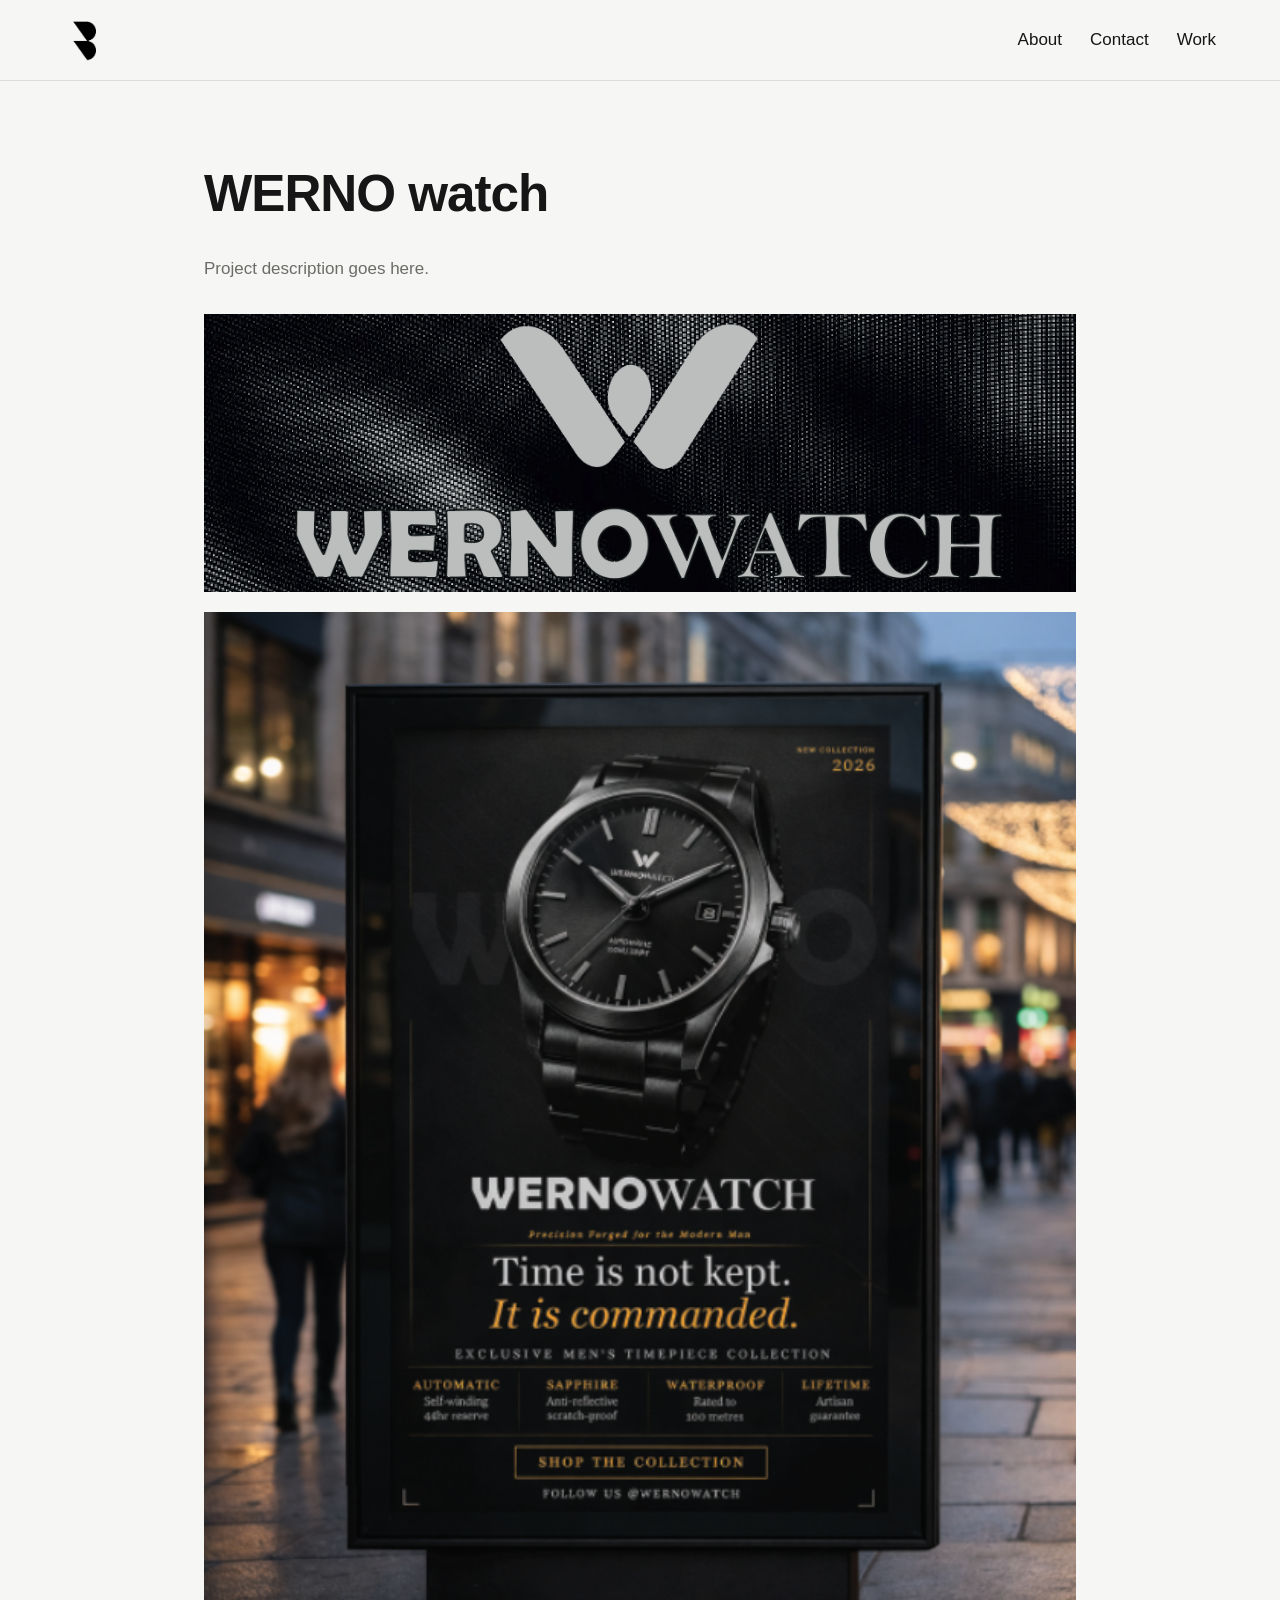
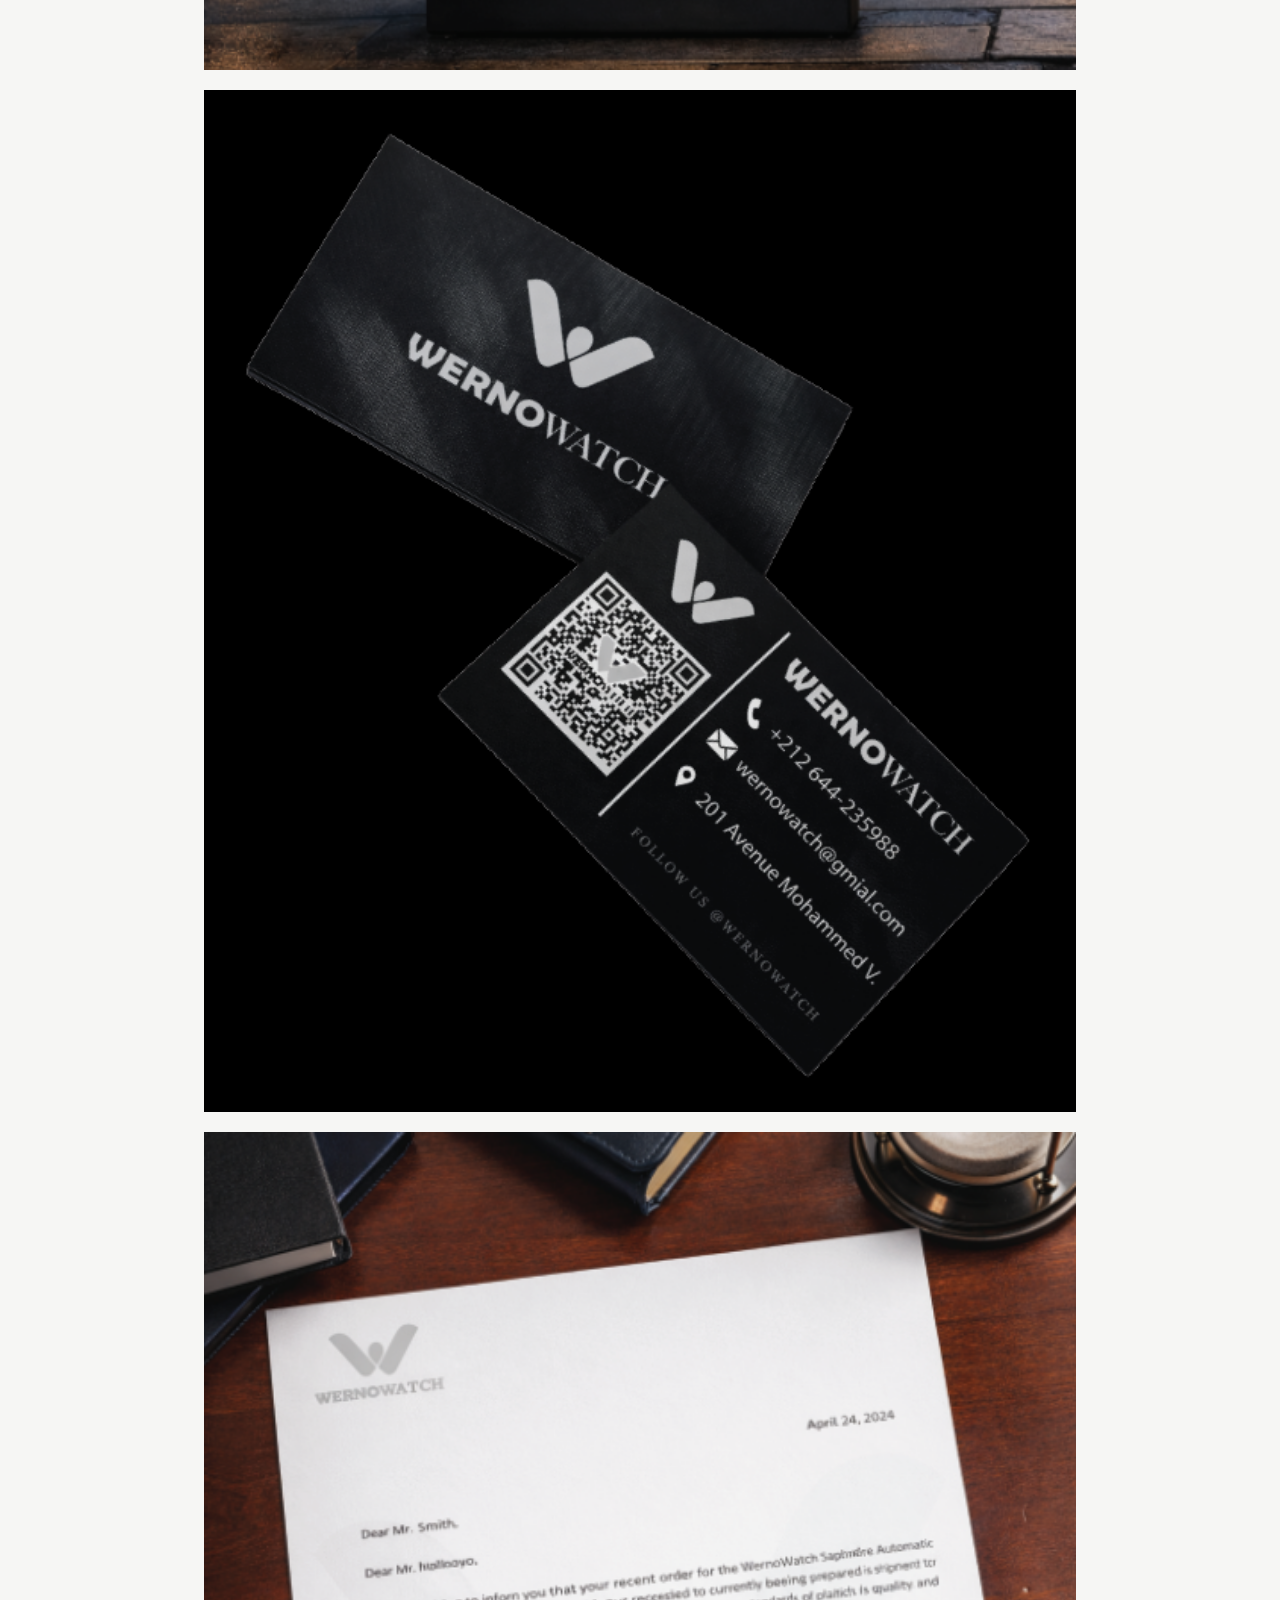
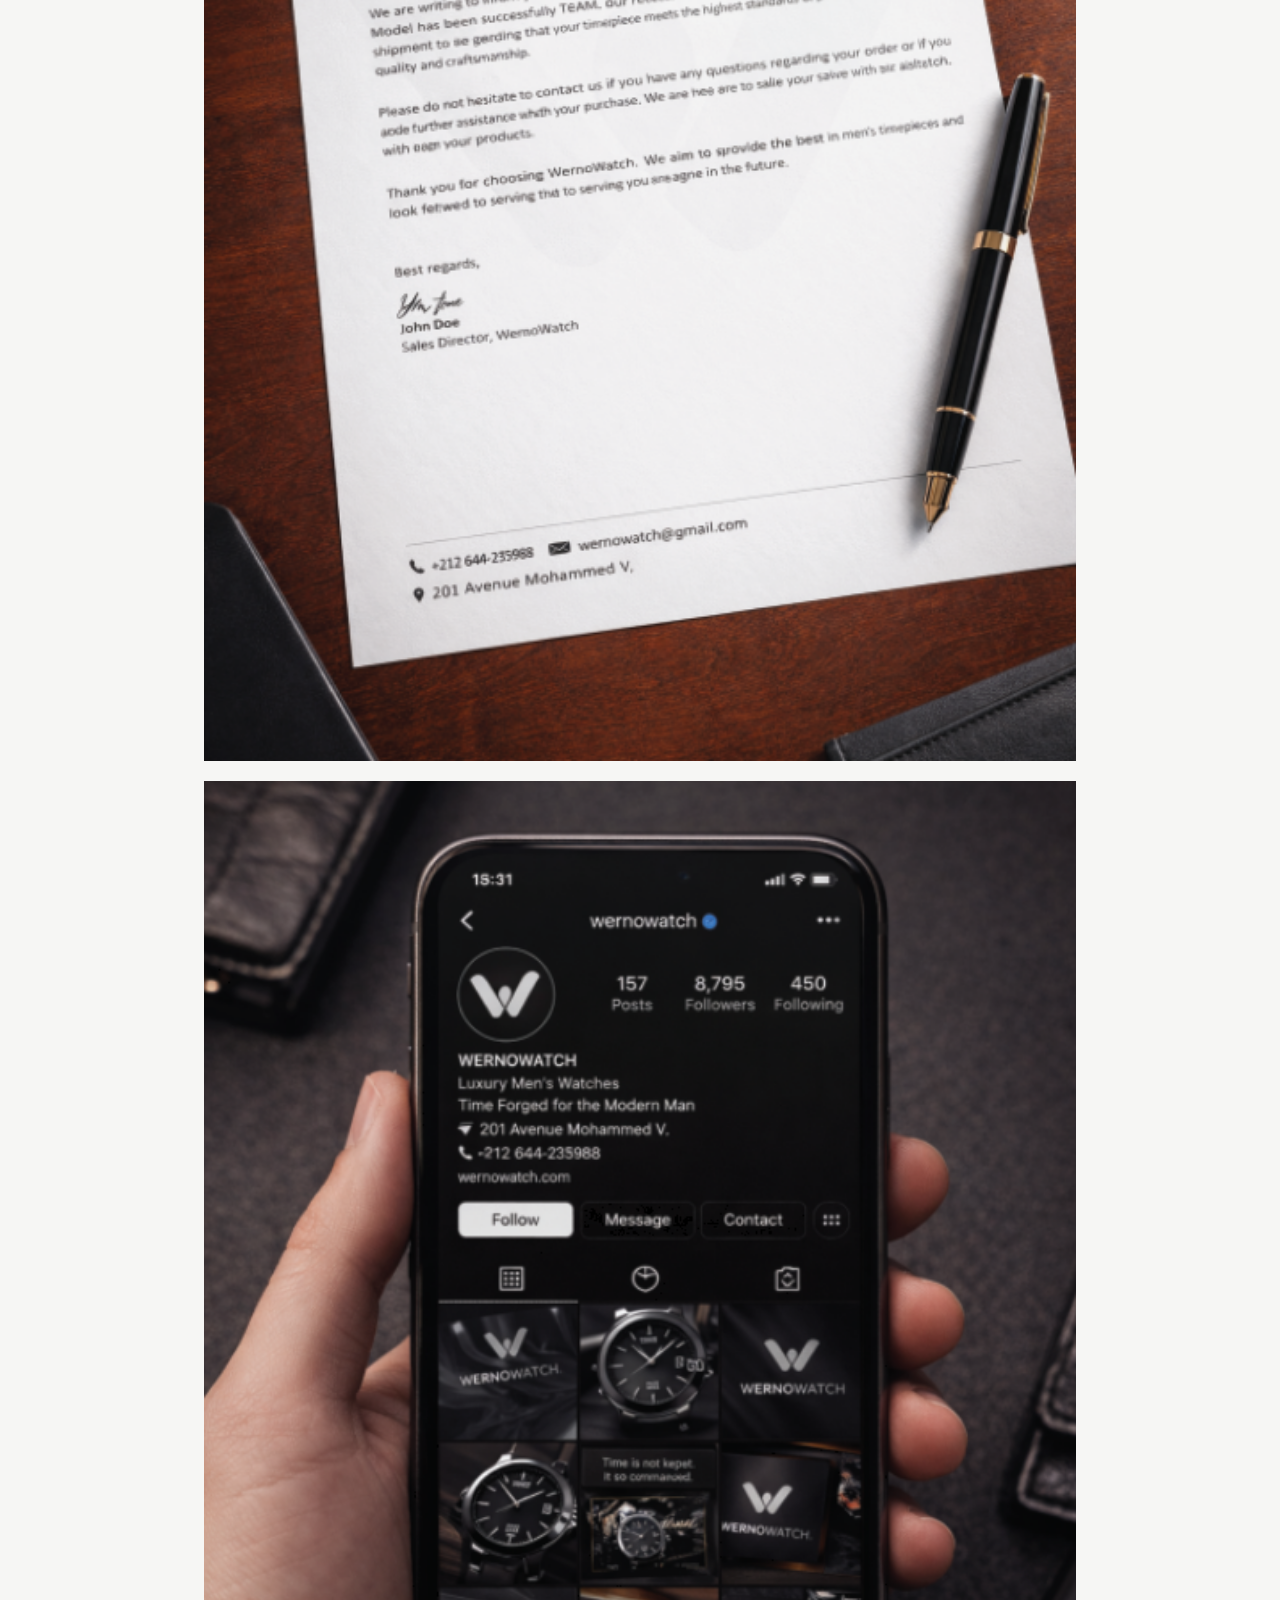
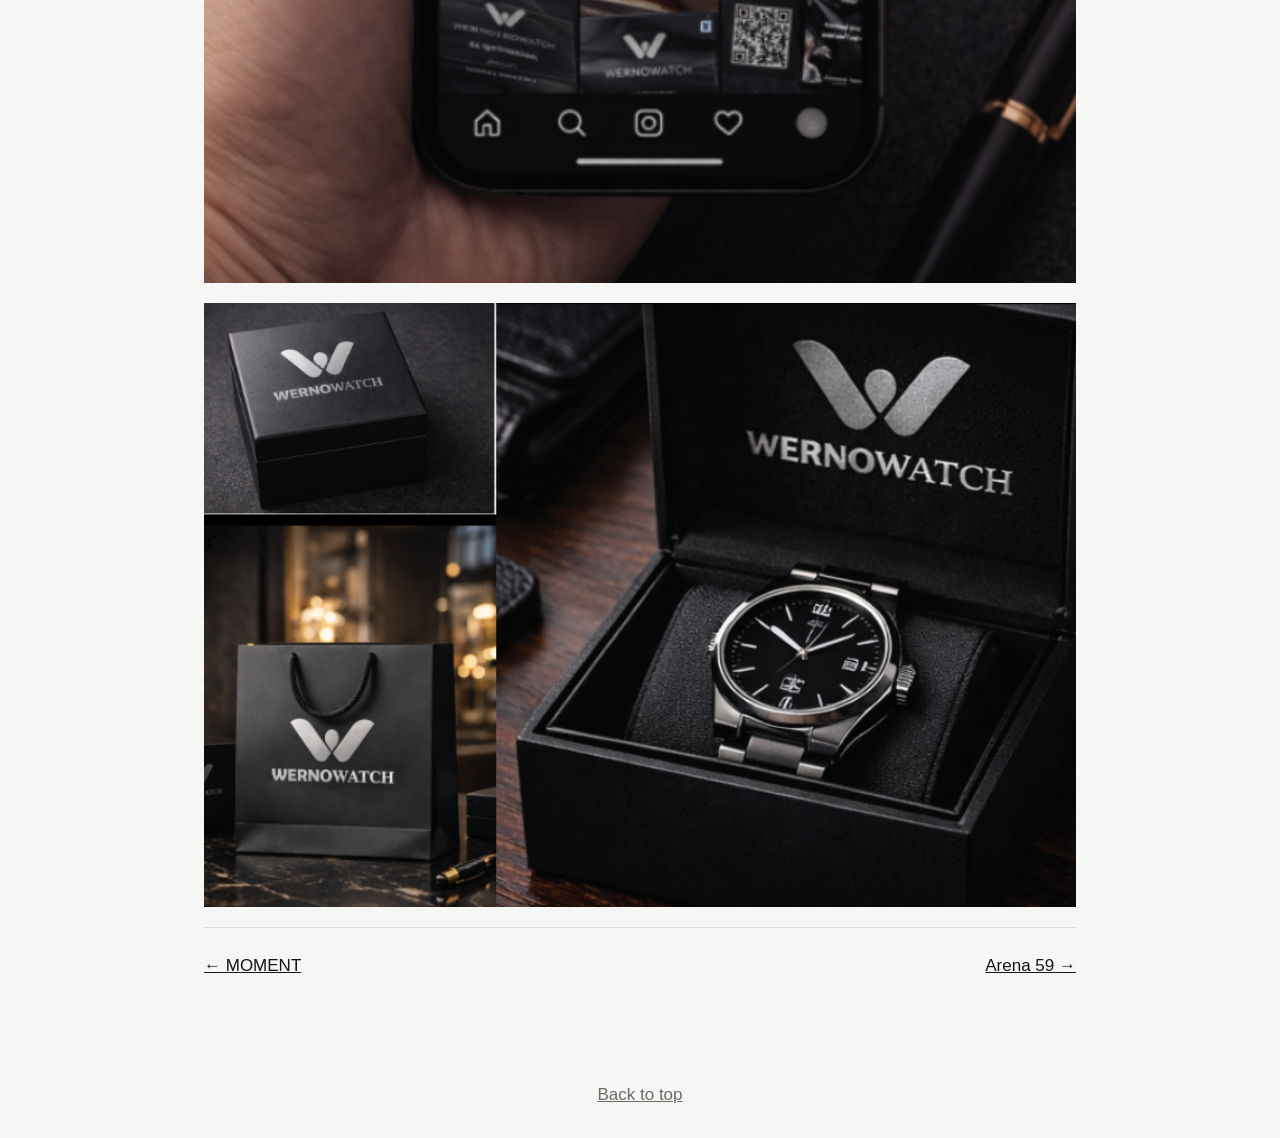
<file: site/werno-watch.html>
<!DOCTYPE html>
<html lang="en">
<head>
<meta charset="utf-8">
<meta name="viewport" content="width=device-width, initial-scale=1">
<title>WERNO watch | Bilal El Haou</title>
<link rel="stylesheet" href="css/style.css">
<link rel="icon" href="images/favicon.png">
</head>
<body>
<header class="top">
  <a class="logo" href="index.html"><img src="images/logo.png" alt="b designs logo"></a>
  <nav>
    <a href="about.html">About</a>
    <a href="contact.html">Contact</a>
    <details class="work"><summary>Work</summary><ul><li><a href="index.html">All work</a></li><li><a href="got-it.html">GOT IT !</a></li><li><a href="moment.html">MOMENT</a></li><li><a href="werno-watch.html" class=on>WERNO watch</a></li><li><a href="arena-59.html">Arena 59</a></li><li><a href="kenitra-nutrition.html">Kenitra Nutrition</a></li><li><a href="axibuild.html">AXIBUILD</a></li><li><a href="pwy.html">pwy</a></li><li><a href="random.html">Random</a></li></ul></details>
  </nav>
</header>
<main>
<article class="project">
  <h1>WERNO watch</h1>
  <!-- Write a short description of this project here -->
  <p class="desc">Project description goes here.</p>
  <img src="images/werno-watch-1.jpg" alt="WERNO watch image 1">
  <img src="images/werno-watch-2.jpg" alt="WERNO watch image 2">
  <img src="images/werno-watch-3.jpg" alt="WERNO watch image 3">
	<img src="images/werno-watch-4.jpg" alt="WERNO watch image 4">
	<img src="images/werno-watch-5.jpg" alt="WERNO watch image 5">
	<img src="images/werno-watch-6.jpg" alt="WERNO watch image 6">
  <!-- Copy an <img> line above to add more images -->
  <div class="pager"><a href="moment.html">&larr; MOMENT</a><a href="arena-59.html">Arena 59 &rarr;</a></div>
</article>
</main>
<footer><a href="#top">Back to top</a></footer>
</body>
</html>
</file>
<file: site/css/style.css>
:root{--bg:#f6f6f4;--ink:#161616;--mute:#6b6b68;--line:#dcdcd8;--accent:#1f3dff}
*{box-sizing:border-box}
html{scroll-behavior:smooth}
body{margin:0;background:var(--bg);color:var(--ink);font:17px/1.6 "Helvetica Neue",Arial,sans-serif}
a{color:inherit}
a:focus-visible,summary:focus-visible,button:focus-visible,input:focus-visible,textarea:focus-visible{outline:2px solid var(--accent);outline-offset:3px}
.top{display:flex;justify-content:space-between;align-items:center;padding:16px 5vw;border-bottom:1px solid var(--line);position:sticky;top:0;background:var(--bg);z-index:5}
.logo img{height:48px;width:auto;display:block}
nav{display:flex;gap:28px;align-items:center}
nav a,summary{text-decoration:none;cursor:pointer;list-style:none}
nav a.on{border-bottom:2px solid var(--accent)}
summary::-webkit-details-marker{display:none}
.work{position:relative}
.work ul{position:absolute;right:0;top:34px;margin:0;padding:10px 0;list-style:none;background:var(--bg);border:1px solid var(--line);min-width:200px}
.work li a{display:block;padding:6px 18px;text-decoration:none}
.work li a:hover,.work li a.on{color:var(--accent)}
.hero{padding:14vh 5vw 8vh;max-width:900px}
.hero h1{font-size:clamp(2.4rem,7vw,5rem);line-height:1.05;margin:0 0 16px;letter-spacing:-.03em}
.hero p{color:var(--mute);margin:0 0 28px}
.btn{display:inline-block;background:var(--ink);color:var(--bg);padding:12px 26px;border:0;font:inherit;text-decoration:none;cursor:pointer}
.btn:hover{background:var(--accent)}
.grid{display:grid;grid-template-columns:repeat(auto-fill,minmax(280px,1fr));gap:28px;padding:0 5vw 10vh}
.card{text-decoration:none}
.thumb{aspect-ratio:4/3;background:var(--line);overflow:hidden}
.thumb img{width:100%;height:100%;object-fit:cover;display:block;transition:transform .3s}
.card:hover .thumb img{transform:scale(1.03)}
.card span{display:block;margin-top:10px}
.text{max-width:680px;padding:10vh 5vw}
.text h1,.project h1{font-size:clamp(2rem,5vw,3.2rem);margin:0 0 20px;letter-spacing:-.02em}
.text h2{font-size:1.2rem;margin:0 0 12px}
form{display:grid;gap:16px;margin:32px 0}
label{display:grid;gap:6px}
input,textarea{font:inherit;padding:10px;border:1px solid var(--line);background:#fff;width:100%}
.social{list-style:none;padding:0;display:flex;flex-wrap:wrap;gap:8px 22px}
.project{max-width:1000px;margin:0 auto;padding:8vh 5vw}
.project img{width:100%;height:auto;display:block;margin:0 0 20px;background:var(--line)}
.desc{max-width:620px;color:var(--mute);margin:0 0 32px}
.pager{display:flex;justify-content:space-between;gap:16px;padding-top:24px;border-top:1px solid var(--line)}
footer{text-align:center;padding:30px;color:var(--mute)}
@media(max-width:640px){.top{flex-wrap:wrap;gap:8px}nav{gap:18px}}
@media(prefers-reduced-motion:reduce){*{transition:none!important;scroll-behavior:auto!important}}
</file>
